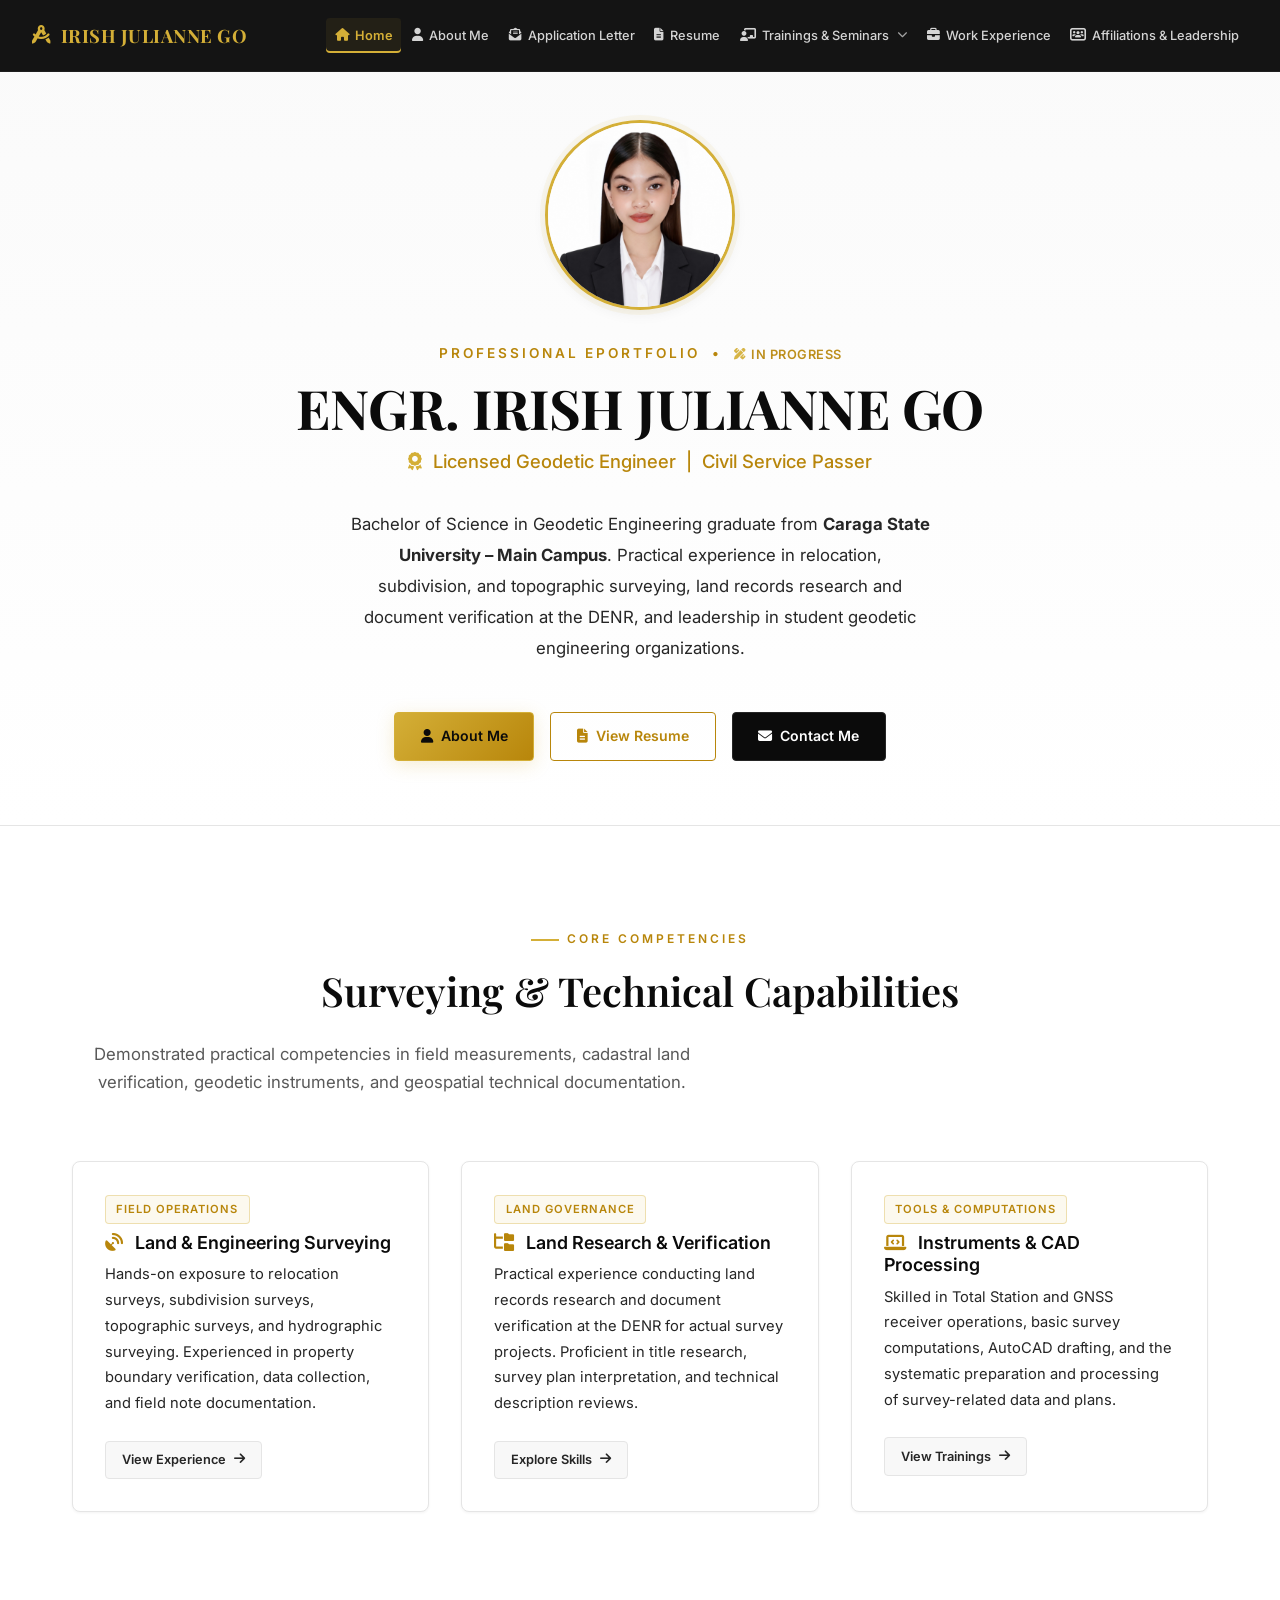
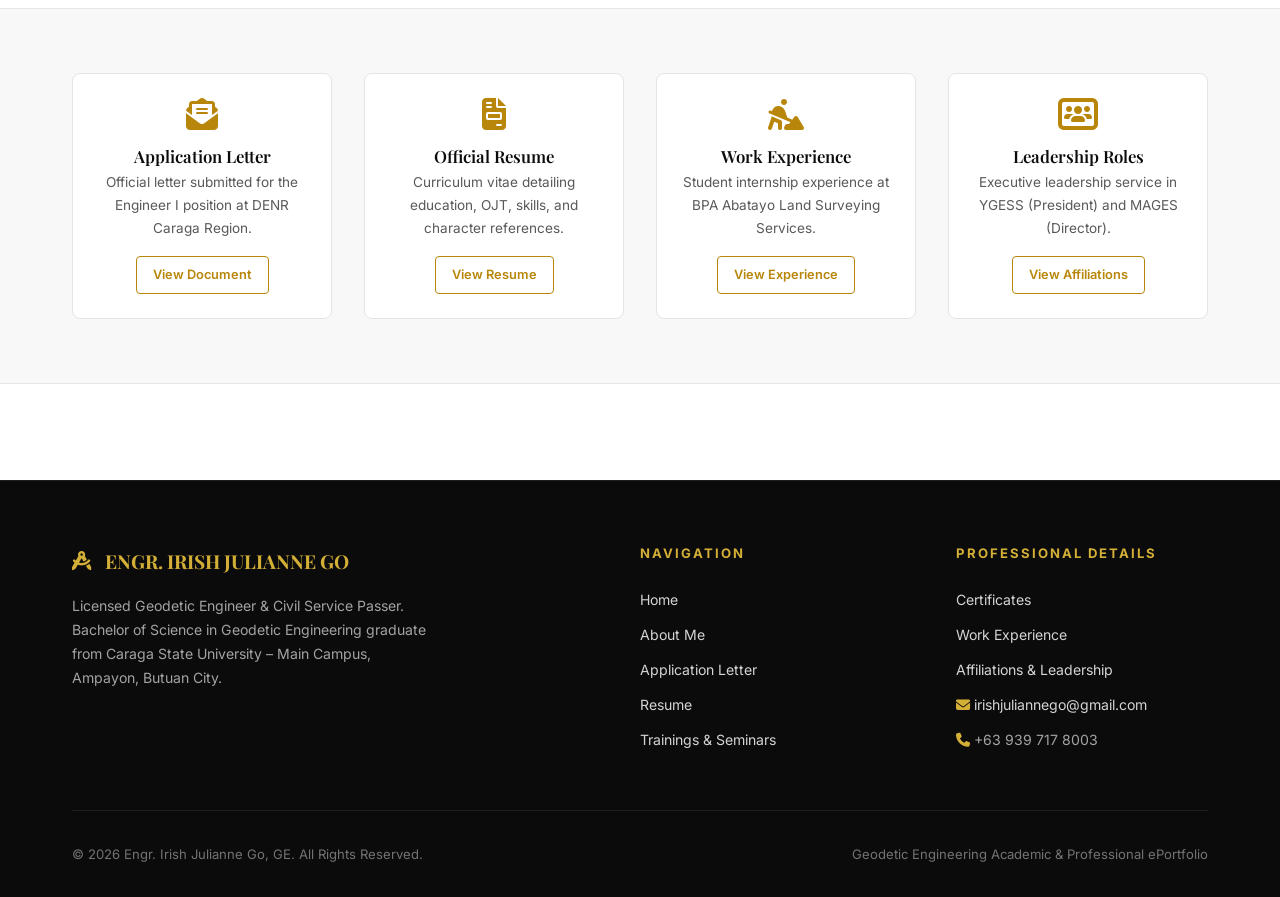
<file: index.html>
<!DOCTYPE html>
<html lang="en">
<head>
  <meta charset="UTF-8">
  <meta name="viewport" content="width=device-width, initial-scale=1.0">
  <title>Engr. Irish Julianne Go, GE | Professional ePortfolio</title>
  <meta name="description" content="Professional ePortfolio of Engr. Irish Julianne Go, Licensed Geodetic Engineer and Civil Service Passer, featuring surveying experience, geomatics competencies, and leadership.">
  
  <!-- Google Fonts -->
  <link rel="preconnect" href="https://fonts.googleapis.com">
  <link rel="preconnect" href="https://fonts.gstatic.com" crossorigin>
  <link href="https://fonts.googleapis.com/css2?family=Inter:wght@300;400;500;600;700&family=Playfair+Display:wght@500;600;700&family=Source+Serif+4:wght@400;600&display=swap" rel="stylesheet">
  
  <!-- Font Awesome Icons -->
  <link rel="stylesheet" href="https://cdnjs.cloudflare.com/ajax/libs/font-awesome/6.5.1/css/all.min.css">
  
  <!-- Main Stylesheet -->
  <link rel="stylesheet" href="css/style.css">
</head>
<body>

  <!-- ==================== BLACK & GOLD NAVIGATION BAR ==================== -->
  <header class="navbar">
    <div class="container">
      <a href="index.html" class="nav-brand">
        <i class="fa-solid fa-compass-drafting"></i>
        <span>IRISH JULIANNE GO</span>
      </a>

      <button class="nav-toggle" aria-label="Toggle navigation menu">
        <span></span>
        <span></span>
        <span></span>
      </button>

      <nav>
        <ul class="nav-links">
          <li><a href="index.html" class="active"><i class="fa-solid fa-house"></i> Home</a></li>
          <li><a href="about.html"><i class="fa-solid fa-user"></i> About Me</a></li>
          <li><a href="application-letter.html"><i class="fa-solid fa-envelope-open-text"></i> Application Letter</a></li>
          <li><a href="resume.html"><i class="fa-solid fa-file-lines"></i> Resume</a></li>
          <li class="nav-dropdown">
            <a href="trainings.html" class="nav-dropdown-toggle">
              <i class="fa-solid fa-chalkboard-user"></i> Trainings &amp; Seminars <i class="fa-solid fa-chevron-down nav-caret"></i>
            </a>
            <ul class="dropdown-menu">
              <li><a href="certificates.html"><i class="fa-solid fa-award"></i> Certificates</a></li>
            </ul>
          </li>
          <li><a href="experience.html"><i class="fa-solid fa-briefcase"></i> Work Experience</a></li>
          <li><a href="affiliations.html"><i class="fa-solid fa-users-rectangle"></i> Affiliations & Leadership</a></li>
        </ul>
      </nav>
    </div>
  </header>

  <!-- ==================== HERO SECTION ==================== -->
  <section class="hero">
    <div class="hero-content reveal">
      
      <!-- Official Corporate Photo with Subtle Gold Border -->
      <div class="profile-photo-wrapper">
        <img src="images/profile.jpg" alt="Engr. Irish Julianne Go, GE - Professional Portrait" class="profile-photo" id="profileImage">
      </div>

      <div class="hero-greeting">Professional ePortfolio &nbsp;&bull;&nbsp; <span style="display: inline-flex; align-items: center; gap: 5px; font-size: 0.8rem; letter-spacing: 0.5px; opacity: 0.92;"><i class="fa-solid fa-pen-ruler" style="font-size: 0.72rem; color: var(--color-gold);"></i> In Progress</span></div>
      
      <h1 class="hero-name">ENGR. IRISH JULIANNE GO</h1>
      
      <div class="hero-title">
        <i class="fa-solid fa-award" style="color: var(--color-gold); margin-right: 6px;"></i>
        Licensed Geodetic Engineer &nbsp;|&nbsp; Civil Service Passer
      </div>

      <p class="hero-intro">
        Bachelor of Science in Geodetic Engineering graduate from <strong>Caraga State University – Main Campus</strong>. Practical experience in relocation, subdivision, and topographic surveying, land records research and document verification at the DENR, and leadership in student geodetic engineering organizations.
      </p>

      <!-- Action Buttons -->
      <div class="hero-buttons">
        <a href="about.html" class="btn btn-primary">
          <i class="fa-solid fa-user"></i> About Me
        </a>
        <a href="resume.html" class="btn btn-outline">
          <i class="fa-solid fa-file-lines"></i> View Resume
        </a>
        <a href="mailto:irishjuliannego@gmail.com" class="btn btn-dark">
          <i class="fa-solid fa-envelope"></i> Contact Me
        </a>
      </div>
    </div>
  </section>

  <!-- ==================== CORE GEOSPATIAL COMPETENCIES ==================== -->
  <section style="padding: var(--space-4xl) 0; background: var(--surface-primary);">
    <div class="container">
      <div style="text-align: center; margin-bottom: var(--space-3xl);" class="reveal">
        <div class="section-label">Core Competencies</div>
        <h2 class="section-title">Surveying & Technical Capabilities</h2>
        <p class="section-subtitle">
          Demonstrated practical competencies in field measurements, cadastral land verification, geodetic instruments, and geospatial technical documentation.
        </p>
      </div>

      <div class="grid-3 reveal">
        <!-- Card 1 -->
        <div class="card">
          <div class="card-tag">Field Operations</div>
          <h3 class="card-title">
            <i class="fa-solid fa-satellite-dish" style="color: var(--color-gold-deep); margin-right: 8px;"></i>
            Land & Engineering Surveying
          </h3>
          <p class="card-text">
            Hands-on exposure to relocation surveys, subdivision surveys, topographic surveys, and hydrographic surveying. Experienced in property boundary verification, data collection, and field note documentation.
          </p>
          <a href="experience.html" class="btn btn-ghost btn-sm">View Experience <i class="fa-solid fa-arrow-right"></i></a>
        </div>

        <!-- Card 2 -->
        <div class="card">
          <div class="card-tag">Land Governance</div>
          <h3 class="card-title">
            <i class="fa-solid fa-folder-tree" style="color: var(--color-gold-deep); margin-right: 8px;"></i>
            Land Research & Verification
          </h3>
          <p class="card-text">
            Practical experience conducting land records research and document verification at the DENR for actual survey projects. Proficient in title research, survey plan interpretation, and technical description reviews.
          </p>
          <a href="about.html#technicalSkills" class="btn btn-ghost btn-sm">Explore Skills <i class="fa-solid fa-arrow-right"></i></a>
        </div>

        <!-- Card 3 -->
        <div class="card">
          <div class="card-tag">Tools & Computations</div>
          <h3 class="card-title">
            <i class="fa-solid fa-laptop-code" style="color: var(--color-gold-deep); margin-right: 8px;"></i>
            Instruments & CAD Processing
          </h3>
          <p class="card-text">
            Skilled in Total Station and GNSS receiver operations, basic survey computations, AutoCAD drafting, and the systematic preparation and processing of survey-related data and plans.
          </p>
          <a href="trainings.html" class="btn btn-ghost btn-sm">View Trainings <i class="fa-solid fa-arrow-right"></i></a>
        </div>
      </div>
    </div>
  </section>

  <!-- ==================== QUICK ACCESS SECTION ==================== -->
  <section style="padding: var(--space-3xl) 0; background: var(--surface-secondary); border-top: 1px solid var(--border-color); border-bottom: 1px solid var(--border-color);">
    <div class="container">
      <div class="grid-4 reveal">
        
        <div style="text-align: center; padding: var(--space-lg); background: #FFFFFF; border: 1px solid var(--border-color); border-radius: var(--radius-md);">
          <i class="fa-solid fa-envelope-open-text" style="font-size: 2rem; color: var(--color-gold-deep); margin-bottom: var(--space-md);"></i>
          <h4 style="font-size: 1.05rem; margin-bottom: var(--space-xs); color: var(--color-heading-dark);">Application Letter</h4>
          <p style="font-size: 0.85rem; color: var(--color-text-muted); margin-bottom: var(--space-md);">Official letter submitted for the Engineer I position at DENR Caraga Region.</p>
          <a href="application-letter.html" class="btn btn-outline btn-sm">View Document</a>
        </div>

        <div style="text-align: center; padding: var(--space-lg); background: #FFFFFF; border: 1px solid var(--border-color); border-radius: var(--radius-md);">
          <i class="fa-solid fa-file-invoice" style="font-size: 2rem; color: var(--color-gold-deep); margin-bottom: var(--space-md);"></i>
          <h4 style="font-size: 1.05rem; margin-bottom: var(--space-xs); color: var(--color-heading-dark);">Official Resume</h4>
          <p style="font-size: 0.85rem; color: var(--color-text-muted); margin-bottom: var(--space-md);">Curriculum vitae detailing education, OJT, skills, and character references.</p>
          <a href="resume.html" class="btn btn-outline btn-sm">View Resume</a>
        </div>

        <div style="text-align: center; padding: var(--space-lg); background: #FFFFFF; border: 1px solid var(--border-color); border-radius: var(--radius-md);">
          <i class="fa-solid fa-person-digging" style="font-size: 2rem; color: var(--color-gold-deep); margin-bottom: var(--space-md);"></i>
          <h4 style="font-size: 1.05rem; margin-bottom: var(--space-xs); color: var(--color-heading-dark);">Work Experience</h4>
          <p style="font-size: 0.85rem; color: var(--color-text-muted); margin-bottom: var(--space-md);">Student internship experience at BPA Abatayo Land Surveying Services.</p>
          <a href="experience.html" class="btn btn-outline btn-sm">View Experience</a>
        </div>

        <div style="text-align: center; padding: var(--space-lg); background: #FFFFFF; border: 1px solid var(--border-color); border-radius: var(--radius-md);">
          <i class="fa-solid fa-users-rectangle" style="font-size: 2rem; color: var(--color-gold-deep); margin-bottom: var(--space-md);"></i>
          <h4 style="font-size: 1.05rem; margin-bottom: var(--space-xs); color: var(--color-heading-dark);">Leadership Roles</h4>
          <p style="font-size: 0.85rem; color: var(--color-text-muted); margin-bottom: var(--space-md);">Executive leadership service in YGESS (President) and MAGES (Director).</p>
          <a href="affiliations.html" class="btn btn-outline btn-sm">View Affiliations</a>
        </div>

      </div>
    </div>
  </section>

  <!-- ==================== BLACK & GOLD FOOTER ==================== -->
  <footer class="footer">
    <div class="container">
      <div class="footer-grid">
        <div>
          <div class="footer-brand">
            <i class="fa-solid fa-compass-drafting" style="color: var(--color-gold); margin-right: 6px;"></i>
            <span>ENGR. IRISH JULIANNE GO</span>
          </div>
          <p class="footer-text">
            Licensed Geodetic Engineer & Civil Service Passer. Bachelor of Science in Geodetic Engineering graduate from Caraga State University – Main Campus, Ampayon, Butuan City.
          </p>
        </div>

        <div>
          <h4 class="footer-heading">Navigation</h4>
          <ul class="footer-links">
            <li><a href="index.html">Home</a></li>
            <li><a href="about.html">About Me</a></li>
            <li><a href="application-letter.html">Application Letter</a></li>
            <li><a href="resume.html">Resume</a></li>
            <li><a href="trainings.html">Trainings & Seminars</a></li>
          </ul>
        </div>

        <div>
          <h4 class="footer-heading">Professional Details</h4>
          <ul class="footer-links">
            <li><a href="certificates.html">Certificates</a></li>
            <li><a href="experience.html">Work Experience</a></li>
            <li><a href="affiliations.html">Affiliations & Leadership</a></li>
            <li><a href="mailto:irishjuliannego@gmail.com"><i class="fa-solid fa-envelope" style="color: var(--color-gold);"></i> irishjuliannego@gmail.com</a></li>
            <li><span style="font-size: 0.88rem; color: #A3A3A3;"><i class="fa-solid fa-phone" style="color: var(--color-gold);"></i> +63 939 717 8003</span></li>
          </ul>
        </div>
      </div>

      <div class="footer-bottom">
        <div>&copy; <span id="currentYear"></span> Engr. Irish Julianne Go, GE. All Rights Reserved.</div>
        <div>Geodetic Engineering Academic & Professional ePortfolio</div>
      </div>
    </div>
  </footer>

  <!-- Back to Top Button -->
  <button class="back-to-top" aria-label="Scroll back to top">
    <i class="fa-solid fa-arrow-up"></i>
  </button>

  <script src="js/main.js"></script>
</body>
</html>
</file>
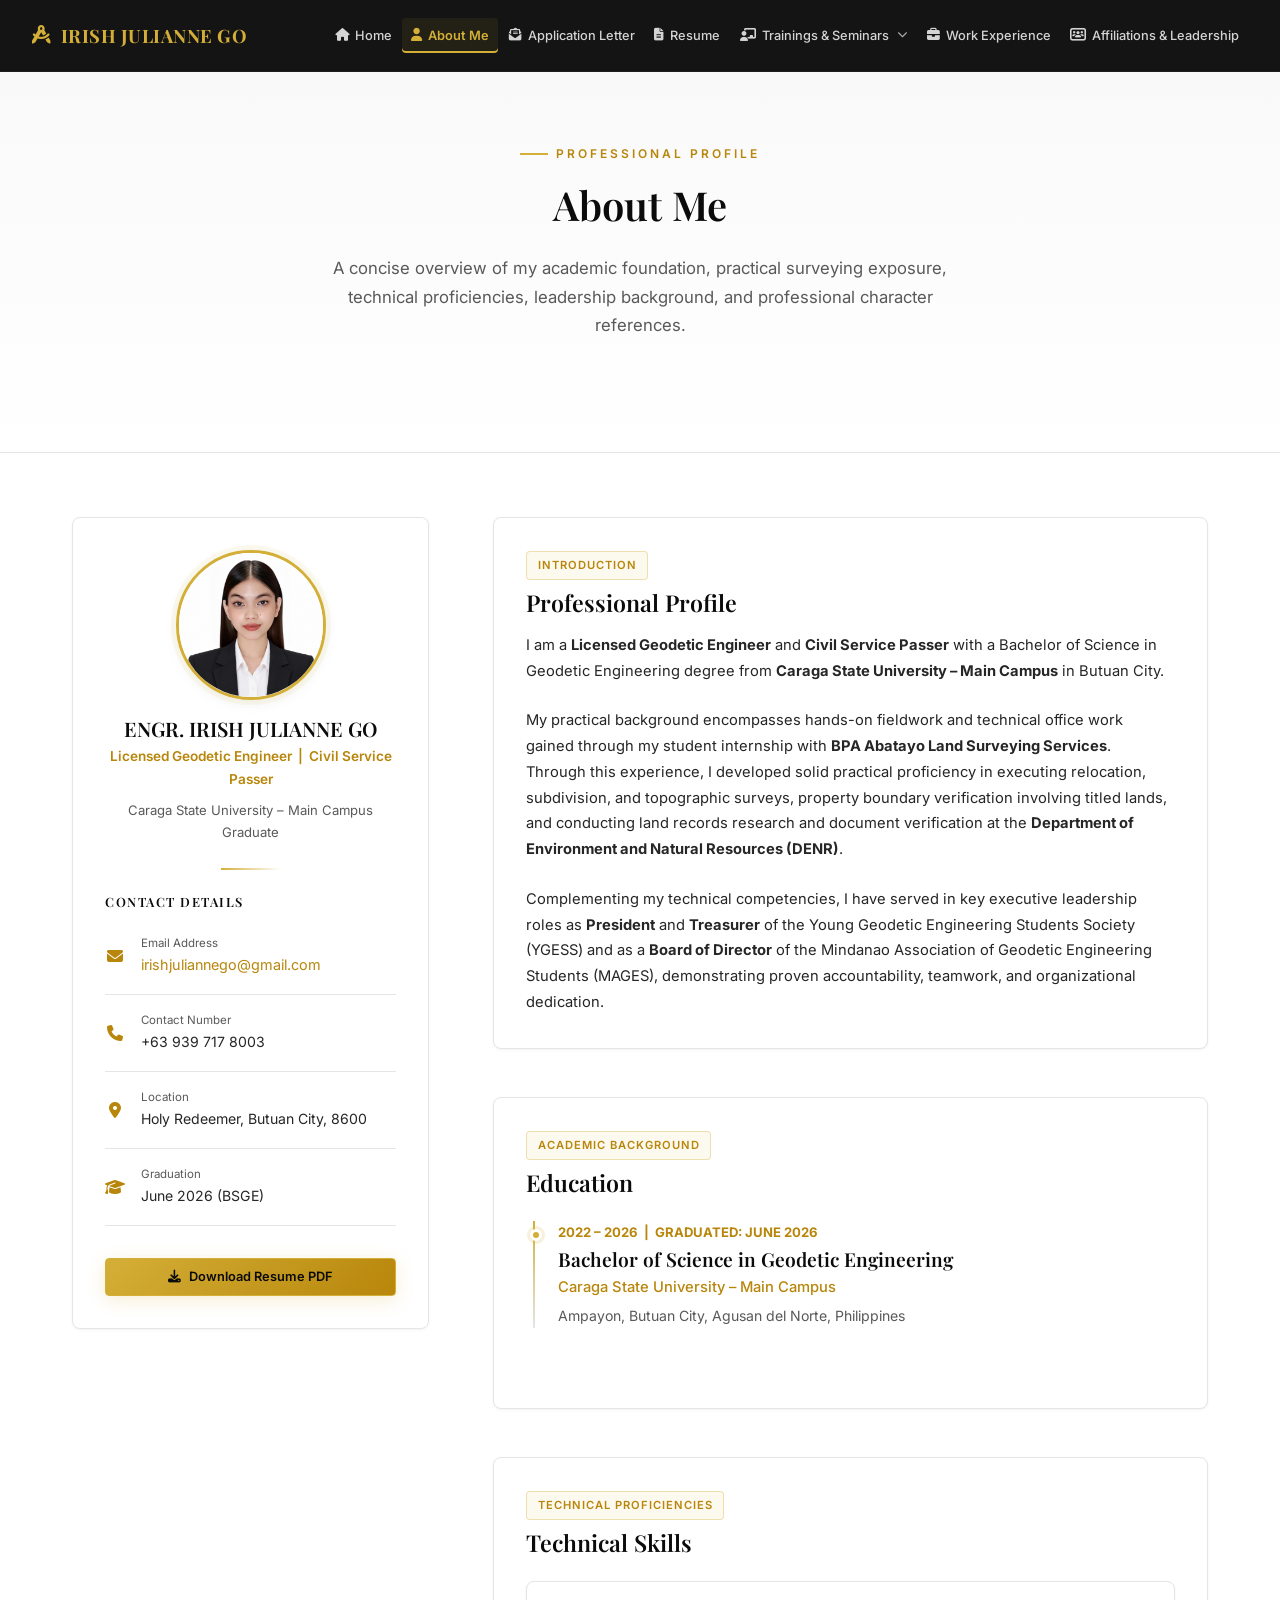
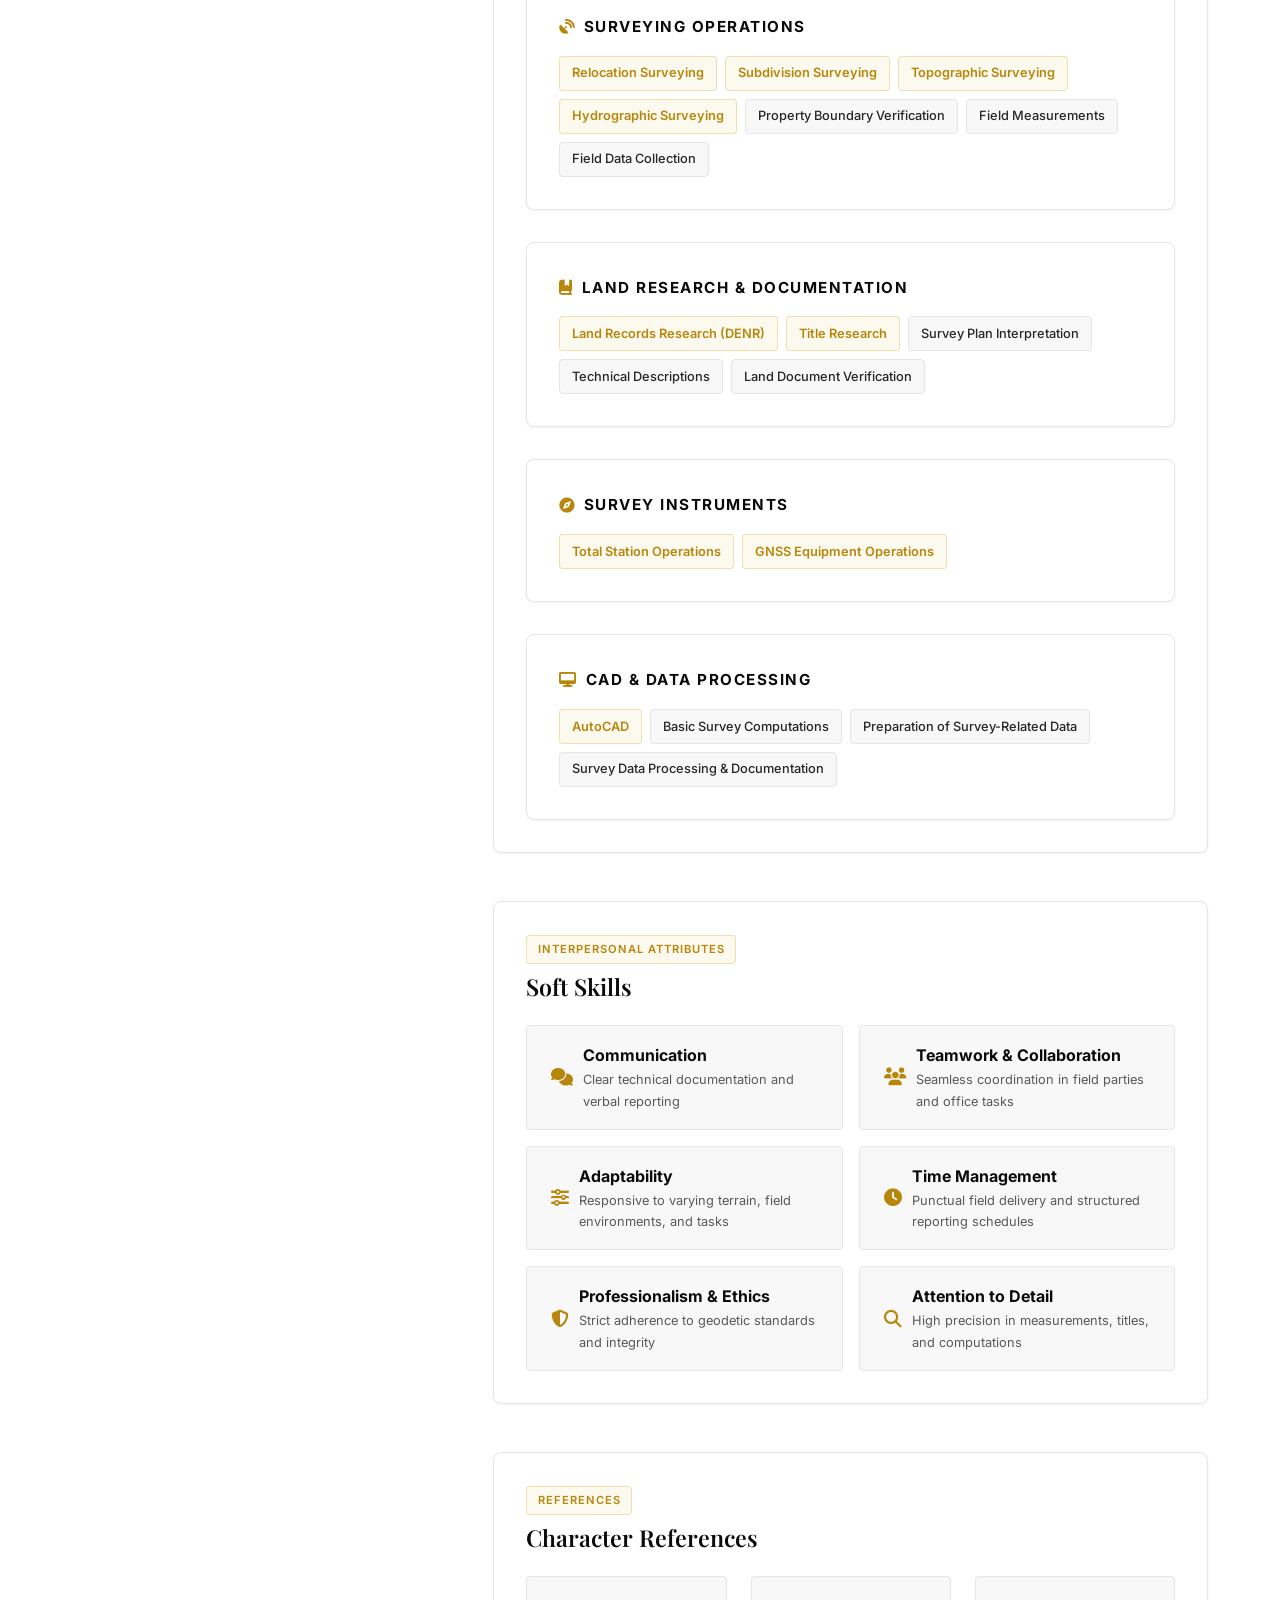
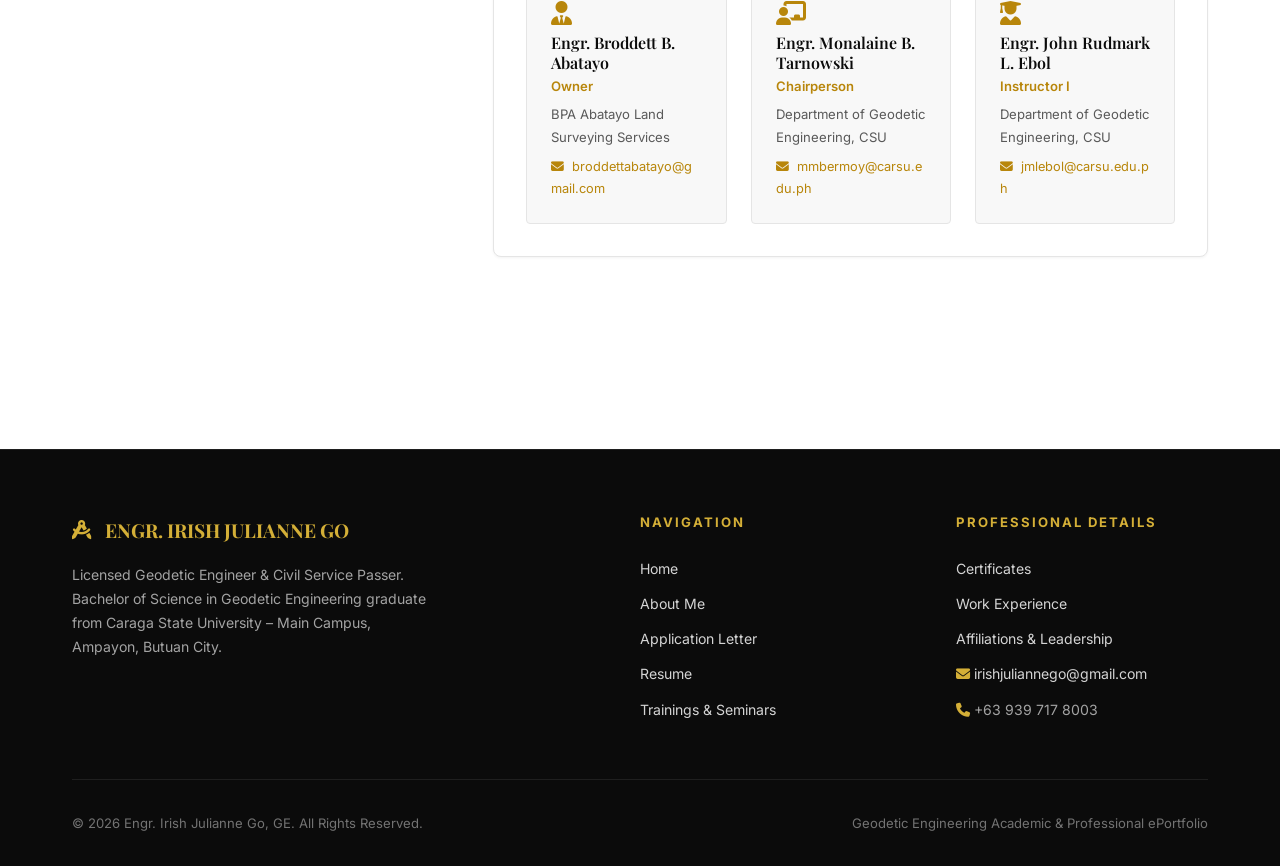
<file: about.html>
<!DOCTYPE html>
<html lang="en">
<head>
  <meta charset="UTF-8">
  <meta name="viewport" content="width=device-width, initial-scale=1.0">
  <title>About Me | Engr. Irish Julianne Go, GE</title>
  <meta name="description" content="Professional background, education, technical surveying proficiencies, and character references of Engr. Irish Julianne Go, Licensed Geodetic Engineer.">
  
  <!-- Google Fonts -->
  <link rel="preconnect" href="https://fonts.googleapis.com">
  <link rel="preconnect" href="https://fonts.gstatic.com" crossorigin>
  <link href="https://fonts.googleapis.com/css2?family=Inter:wght@300;400;500;600;700&family=Playfair+Display:wght@500;600;700&family=Source+Serif+4:wght@400;600&display=swap" rel="stylesheet">
  
  <!-- Font Awesome Icons -->
  <link rel="stylesheet" href="https://cdnjs.cloudflare.com/ajax/libs/font-awesome/6.5.1/css/all.min.css">
  
  <!-- Main Stylesheet -->
  <link rel="stylesheet" href="css/style.css">
</head>
<body>

  <!-- ==================== BLACK & GOLD NAVIGATION BAR ==================== -->
  <header class="navbar">
    <div class="container">
      <a href="index.html" class="nav-brand">
        <i class="fa-solid fa-compass-drafting"></i>
        <span>IRISH JULIANNE GO</span>
      </a>

      <button class="nav-toggle" aria-label="Toggle navigation menu">
        <span></span>
        <span></span>
        <span></span>
      </button>

      <nav>
        <ul class="nav-links">
          <li><a href="index.html"><i class="fa-solid fa-house"></i> Home</a></li>
          <li><a href="about.html" class="active"><i class="fa-solid fa-user"></i> About Me</a></li>
          <li><a href="application-letter.html"><i class="fa-solid fa-envelope-open-text"></i> Application Letter</a></li>
          <li><a href="resume.html"><i class="fa-solid fa-file-lines"></i> Resume</a></li>
          <li class="nav-dropdown">
            <a href="trainings.html" class="nav-dropdown-toggle">
              <i class="fa-solid fa-chalkboard-user"></i> Trainings &amp; Seminars <i class="fa-solid fa-chevron-down nav-caret"></i>
            </a>
            <ul class="dropdown-menu">
              <li><a href="certificates.html"><i class="fa-solid fa-award"></i> Certificates</a></li>
            </ul>
          </li>
          <li><a href="experience.html"><i class="fa-solid fa-briefcase"></i> Work Experience</a></li>
          <li><a href="affiliations.html"><i class="fa-solid fa-users-rectangle"></i> Affiliations & Leadership</a></li>
        </ul>
      </nav>
    </div>
  </header>

  <!-- ==================== PAGE HERO ==================== -->
  <section class="page-hero">
    <div class="container reveal">
      <div class="section-label">Professional Profile</div>
      <h1 class="section-title">About Me</h1>
      <p class="section-subtitle">
        A concise overview of my academic foundation, practical surveying exposure, technical proficiencies, leadership background, and professional character references.
      </p>
    </div>
  </section>

  <!-- ==================== MAIN ABOUT SECTION ==================== -->
  <section style="padding-bottom: var(--space-4xl);">
    <div class="container">
      <div class="about-grid">

        <!-- Left Column / Profile Sidebar -->
        <aside class="about-sidebar reveal">
          <div class="card">
            <div class="profile-photo-wrapper" style="width: 150px; height: 150px; margin-bottom: var(--space-md);">
              <img src="images/profile.jpg" alt="Engr. Irish Julianne Go, GE" class="profile-photo">
            </div>

            <h3 style="font-size: 1.25rem; color: var(--color-heading-dark); margin-bottom: var(--space-xs);">
              ENGR. IRISH JULIANNE GO
            </h3>
            <p style="font-size: 0.85rem; color: var(--color-gold-deep); font-weight: 600; margin-bottom: var(--space-sm);">
              Licensed Geodetic Engineer &nbsp;|&nbsp; Civil Service Passer
            </p>
            <p style="font-size: 0.82rem; color: var(--color-text-muted); margin-bottom: var(--space-lg);">
              Caraga State University – Main Campus Graduate
            </p>

            <div class="divider" style="margin: 0 auto var(--space-lg);"></div>

            <h4 style="font-size: 0.8rem; letter-spacing: 1.5px; text-transform: uppercase; color: var(--color-heading-dark); margin-bottom: var(--space-sm); text-align: left;">Contact Details</h4>
            
            <ul class="info-list" style="text-align: left;">
              <li>
                <i class="fa-solid fa-envelope"></i>
                <div>
                  <div style="font-size: 0.72rem; color: var(--color-text-muted);">Email Address</div>
                  <a href="mailto:irishjuliannego@gmail.com" style="word-break: break-all;">irishjuliannego@gmail.com</a>
                </div>
              </li>
              <li>
                <i class="fa-solid fa-phone"></i>
                <div>
                  <div style="font-size: 0.72rem; color: var(--color-text-muted);">Contact Number</div>
                  <span style="font-size: 0.88rem; color: var(--color-text);">+63 939 717 8003</span>
                </div>
              </li>
              <li>
                <i class="fa-solid fa-location-dot"></i>
                <div>
                  <div style="font-size: 0.72rem; color: var(--color-text-muted);">Location</div>
                  <span style="font-size: 0.88rem; color: var(--color-text);">Holy Redeemer, Butuan City, 8600</span>
                </div>
              </li>
              <li>
                <i class="fa-solid fa-graduation-cap"></i>
                <div>
                  <div style="font-size: 0.72rem; color: var(--color-text-muted);">Graduation</div>
                  <span style="font-size: 0.88rem; color: var(--color-text);">June 2026 (BSGE)</span>
                </div>
              </li>
            </ul>

            <div style="margin-top: var(--space-xl);">
              <a href="docs/Resume_Irish_Julianne_Go.pdf" download="Resume_Irish_Julianne_Go.pdf" class="btn btn-primary btn-sm" style="width: 100%; justify-content: center;">
                <i class="fa-solid fa-download"></i> Download Resume PDF
              </a>
            </div>
          </div>
        </aside>

        <!-- Right Column / Detailed Content -->
        <main class="about-content">

          <!-- 1. Professional Introduction -->
          <div class="card reveal" style="margin-bottom: var(--space-2xl);">
            <div class="card-tag">Introduction</div>
            <h2 style="font-size: 1.45rem; color: var(--color-heading-dark); margin-bottom: var(--space-md);">Professional Profile</h2>
            <p class="card-text">
              I am a <strong>Licensed Geodetic Engineer</strong> and <strong>Civil Service Passer</strong> with a Bachelor of Science in Geodetic Engineering degree from <strong>Caraga State University – Main Campus</strong> in Butuan City.
            </p>
            <p class="card-text">
              My practical background encompasses hands-on fieldwork and technical office work gained through my student internship with <strong>BPA Abatayo Land Surveying Services</strong>. Through this experience, I developed solid practical proficiency in executing relocation, subdivision, and topographic surveys, property boundary verification involving titled lands, and conducting land records research and document verification at the <strong>Department of Environment and Natural Resources (DENR)</strong>.
            </p>
            <p class="card-text" style="margin-bottom: 0;">
              Complementing my technical competencies, I have served in key executive leadership roles as <strong>President</strong> and <strong>Treasurer</strong> of the Young Geodetic Engineering Students Society (YGESS) and as a <strong>Board of Director</strong> of the Mindanao Association of Geodetic Engineering Students (MAGES), demonstrating proven accountability, teamwork, and organizational dedication.
            </p>
          </div>

          <!-- 2. Educational Background -->
          <div class="card reveal" style="margin-bottom: var(--space-2xl);">
            <div class="card-tag">Academic Background</div>
            <h2 style="font-size: 1.45rem; color: var(--color-heading-dark); margin-bottom: var(--space-lg);">Education</h2>
            
            <div class="timeline">
              <div class="timeline-item">
                <div style="font-size: 0.82rem; color: var(--color-gold-deep); font-weight: 700;">2022 – 2026 &nbsp;|&nbsp; GRADUATED: JUNE 2026</div>
                <h3 style="font-size: 1.2rem; color: var(--color-heading-dark); margin: var(--space-xs) 0;">
                  Bachelor of Science in Geodetic Engineering
                </h3>
                <p style="color: var(--color-gold-deep); font-size: 0.92rem; font-weight: 500; margin-bottom: var(--space-xs);">
                  Caraga State University – Main Campus
                </p>
                <p style="font-size: 0.88rem; color: var(--color-text-muted);">
                  Ampayon, Butuan City, Agusan del Norte, Philippines
                </p>
              </div>
            </div>
          </div>

          <!-- 3. Technical Skills (Exact 4 Categories from Provided Materials) -->
          <div class="card reveal" style="margin-bottom: var(--space-2xl);" id="technicalSkills">
            <div class="card-tag">Technical Proficiencies</div>
            <h2 style="font-size: 1.45rem; color: var(--color-heading-dark); margin-bottom: var(--space-lg);">Technical Skills</h2>

            <!-- Category 1: Surveying -->
            <div class="skill-category-box">
              <div class="skill-category-title">
                <i class="fa-solid fa-satellite-dish"></i> Surveying Operations
              </div>
              <div class="skills-grid" style="margin-top: 0;">
                <span class="tag tag-gold">Relocation Surveying</span>
                <span class="tag tag-gold">Subdivision Surveying</span>
                <span class="tag tag-gold">Topographic Surveying</span>
                <span class="tag tag-gold">Hydrographic Surveying</span>
                <span class="tag">Property Boundary Verification</span>
                <span class="tag">Field Measurements</span>
                <span class="tag">Field Data Collection</span>
              </div>
            </div>

            <!-- Category 2: Land Research & Documentation -->
            <div class="skill-category-box">
              <div class="skill-category-title">
                <i class="fa-solid fa-book-bookmark"></i> Land Research & Documentation
              </div>
              <div class="skills-grid" style="margin-top: 0;">
                <span class="tag tag-gold">Land Records Research (DENR)</span>
                <span class="tag tag-gold">Title Research</span>
                <span class="tag">Survey Plan Interpretation</span>
                <span class="tag">Technical Descriptions</span>
                <span class="tag">Land Document Verification</span>
              </div>
            </div>

            <!-- Category 3: Survey Instruments -->
            <div class="skill-category-box">
              <div class="skill-category-title">
                <i class="fa-solid fa-compass"></i> Survey Instruments
              </div>
              <div class="skills-grid" style="margin-top: 0;">
                <span class="tag tag-gold">Total Station Operations</span>
                <span class="tag tag-gold">GNSS Equipment Operations</span>
              </div>
            </div>

            <!-- Category 4: CAD & Data Processing -->
            <div class="skill-category-box" style="margin-bottom: 0;">
              <div class="skill-category-title">
                <i class="fa-solid fa-desktop"></i> CAD & Data Processing
              </div>
              <div class="skills-grid" style="margin-top: 0;">
                <span class="tag tag-gold">AutoCAD</span>
                <span class="tag">Basic Survey Computations</span>
                <span class="tag">Preparation of Survey-Related Data</span>
                <span class="tag">Survey Data Processing & Documentation</span>
              </div>
            </div>
          </div>

          <!-- 4. Soft Skills (Minimal, Clean, No percentage bars) -->
          <div class="card reveal" style="margin-bottom: var(--space-2xl);">
            <div class="card-tag">Interpersonal Attributes</div>
            <h2 style="font-size: 1.45rem; color: var(--color-heading-dark); margin-bottom: var(--space-lg);">Soft Skills</h2>
            
            <div class="grid-2" style="gap: var(--space-md);">
              <div style="background: var(--surface-secondary); padding: var(--space-md) var(--space-lg); border-radius: var(--radius-sm); border: 1px solid var(--border-color); display: flex; align-items: center; gap: 10px;">
                <i class="fa-solid fa-comments" style="color: var(--color-gold-deep); font-size: 1.1rem;"></i>
                <div>
                  <strong style="color: var(--color-black);">Communication</strong>
                  <div style="font-size: 0.8rem; color: var(--color-text-muted);">Clear technical documentation and verbal reporting</div>
                </div>
              </div>

              <div style="background: var(--surface-secondary); padding: var(--space-md) var(--space-lg); border-radius: var(--radius-sm); border: 1px solid var(--border-color); display: flex; align-items: center; gap: 10px;">
                <i class="fa-solid fa-users" style="color: var(--color-gold-deep); font-size: 1.1rem;"></i>
                <div>
                  <strong style="color: var(--color-black);">Teamwork & Collaboration</strong>
                  <div style="font-size: 0.8rem; color: var(--color-text-muted);">Seamless coordination in field parties and office tasks</div>
                </div>
              </div>

              <div style="background: var(--surface-secondary); padding: var(--space-md) var(--space-lg); border-radius: var(--radius-sm); border: 1px solid var(--border-color); display: flex; align-items: center; gap: 10px;">
                <i class="fa-solid fa-sliders" style="color: var(--color-gold-deep); font-size: 1.1rem;"></i>
                <div>
                  <strong style="color: var(--color-black);">Adaptability</strong>
                  <div style="font-size: 0.8rem; color: var(--color-text-muted);">Responsive to varying terrain, field environments, and tasks</div>
                </div>
              </div>

              <div style="background: var(--surface-secondary); padding: var(--space-md) var(--space-lg); border-radius: var(--radius-sm); border: 1px solid var(--border-color); display: flex; align-items: center; gap: 10px;">
                <i class="fa-solid fa-clock" style="color: var(--color-gold-deep); font-size: 1.1rem;"></i>
                <div>
                  <strong style="color: var(--color-black);">Time Management</strong>
                  <div style="font-size: 0.8rem; color: var(--color-text-muted);">Punctual field delivery and structured reporting schedules</div>
                </div>
              </div>

              <div style="background: var(--surface-secondary); padding: var(--space-md) var(--space-lg); border-radius: var(--radius-sm); border: 1px solid var(--border-color); display: flex; align-items: center; gap: 10px;">
                <i class="fa-solid fa-shield-halved" style="color: var(--color-gold-deep); font-size: 1.1rem;"></i>
                <div>
                  <strong style="color: var(--color-black);">Professionalism & Ethics</strong>
                  <div style="font-size: 0.8rem; color: var(--color-text-muted);">Strict adherence to geodetic standards and integrity</div>
                </div>
              </div>

              <div style="background: var(--surface-secondary); padding: var(--space-md) var(--space-lg); border-radius: var(--radius-sm); border: 1px solid var(--border-color); display: flex; align-items: center; gap: 10px;">
                <i class="fa-solid fa-magnifying-glass" style="color: var(--color-gold-deep); font-size: 1.1rem;"></i>
                <div>
                  <strong style="color: var(--color-black);">Attention to Detail</strong>
                  <div style="font-size: 0.8rem; color: var(--color-text-muted);">High precision in measurements, titles, and computations</div>
                </div>
              </div>
            </div>
          </div>

          <!-- 5. Character References (Exact 3 from Resume) -->
          <div class="card reveal">
            <div class="card-tag">References</div>
            <h2 style="font-size: 1.45rem; color: var(--color-heading-dark); margin-bottom: var(--space-lg);">Character References</h2>
            
            <div class="grid-3" style="gap: var(--space-lg);">
              <!-- Reference 1 -->
              <div style="background: var(--surface-secondary); padding: var(--space-lg); border-radius: var(--radius-sm); border: 1px solid var(--border-color);">
                <i class="fa-solid fa-user-tie" style="font-size: 1.5rem; color: var(--color-gold-deep); margin-bottom: var(--space-sm);"></i>
                <h4 style="font-size: 1rem; color: var(--color-heading-dark); margin-bottom: 2px;">Engr. Broddett B. Abatayo</h4>
                <div style="font-size: 0.82rem; color: var(--color-gold-deep); font-weight: 600; margin-bottom: 6px;">Owner</div>
                <div style="font-size: 0.82rem; color: var(--color-text-muted); margin-bottom: 8px;">BPA Abatayo Land Surveying Services</div>
                <div style="font-size: 0.8rem; color: var(--color-text);">
                  <i class="fa-solid fa-envelope" style="color: var(--color-gold-deep); margin-right: 4px;"></i>
                  <a href="mailto:broddettabatayo@gmail.com" style="word-break: break-all;">broddettabatayo@gmail.com</a>
                </div>
              </div>

              <!-- Reference 2 -->
              <div style="background: var(--surface-secondary); padding: var(--space-lg); border-radius: var(--radius-sm); border: 1px solid var(--border-color);">
                <i class="fa-solid fa-chalkboard-user" style="font-size: 1.5rem; color: var(--color-gold-deep); margin-bottom: var(--space-sm);"></i>
                <h4 style="font-size: 1rem; color: var(--color-heading-dark); margin-bottom: 2px;">Engr. Monalaine B. Tarnowski</h4>
                <div style="font-size: 0.82rem; color: var(--color-gold-deep); font-weight: 600; margin-bottom: 6px;">Chairperson</div>
                <div style="font-size: 0.82rem; color: var(--color-text-muted); margin-bottom: 8px;">Department of Geodetic Engineering, CSU</div>
                <div style="font-size: 0.8rem; color: var(--color-text);">
                  <i class="fa-solid fa-envelope" style="color: var(--color-gold-deep); margin-right: 4px;"></i>
                  <a href="mailto:mmbermoy@carsu.edu.ph" style="word-break: break-all;">mmbermoy@carsu.edu.ph</a>
                </div>
              </div>

              <!-- Reference 3 -->
              <div style="background: var(--surface-secondary); padding: var(--space-lg); border-radius: var(--radius-sm); border: 1px solid var(--border-color);">
                <i class="fa-solid fa-user-graduate" style="font-size: 1.5rem; color: var(--color-gold-deep); margin-bottom: var(--space-sm);"></i>
                <h4 style="font-size: 1rem; color: var(--color-heading-dark); margin-bottom: 2px;">Engr. John Rudmark L. Ebol</h4>
                <div style="font-size: 0.82rem; color: var(--color-gold-deep); font-weight: 600; margin-bottom: 6px;">Instructor I</div>
                <div style="font-size: 0.82rem; color: var(--color-text-muted); margin-bottom: 8px;">Department of Geodetic Engineering, CSU</div>
                <div style="font-size: 0.8rem; color: var(--color-text);">
                  <i class="fa-solid fa-envelope" style="color: var(--color-gold-deep); margin-right: 4px;"></i>
                  <a href="mailto:jmlebol@carsu.edu.ph" style="word-break: break-all;">jmlebol@carsu.edu.ph</a>
                </div>
              </div>
            </div>
          </div>

        </main>
      </div>
    </div>
  </section>

  <!-- ==================== BLACK & GOLD FOOTER ==================== -->
  <footer class="footer">
    <div class="container">
      <div class="footer-grid">
        <div>
          <div class="footer-brand">
            <i class="fa-solid fa-compass-drafting" style="color: var(--color-gold); margin-right: 6px;"></i>
            <span>ENGR. IRISH JULIANNE GO</span>
          </div>
          <p class="footer-text">
            Licensed Geodetic Engineer & Civil Service Passer. Bachelor of Science in Geodetic Engineering graduate from Caraga State University – Main Campus, Ampayon, Butuan City.
          </p>
        </div>

        <div>
          <h4 class="footer-heading">Navigation</h4>
          <ul class="footer-links">
            <li><a href="index.html">Home</a></li>
            <li><a href="about.html">About Me</a></li>
            <li><a href="application-letter.html">Application Letter</a></li>
            <li><a href="resume.html">Resume</a></li>
            <li><a href="trainings.html">Trainings & Seminars</a></li>
          </ul>
        </div>

        <div>
          <h4 class="footer-heading">Professional Details</h4>
          <ul class="footer-links">
            <li><a href="certificates.html">Certificates</a></li>
            <li><a href="experience.html">Work Experience</a></li>
            <li><a href="affiliations.html">Affiliations & Leadership</a></li>
            <li><a href="mailto:irishjuliannego@gmail.com"><i class="fa-solid fa-envelope" style="color: var(--color-gold);"></i> irishjuliannego@gmail.com</a></li>
            <li><span style="font-size: 0.88rem; color: #A3A3A3;"><i class="fa-solid fa-phone" style="color: var(--color-gold);"></i> +63 939 717 8003</span></li>
          </ul>
        </div>
      </div>

      <div class="footer-bottom">
        <div>&copy; <span id="currentYear"></span> Engr. Irish Julianne Go, GE. All Rights Reserved.</div>
        <div>Geodetic Engineering Academic & Professional ePortfolio</div>
      </div>
    </div>
  </footer>

  <!-- Back to Top Button -->
  <button class="back-to-top" aria-label="Scroll back to top">
    <i class="fa-solid fa-arrow-up"></i>
  </button>

  <script src="js/main.js"></script>
</body>
</html>
</file>
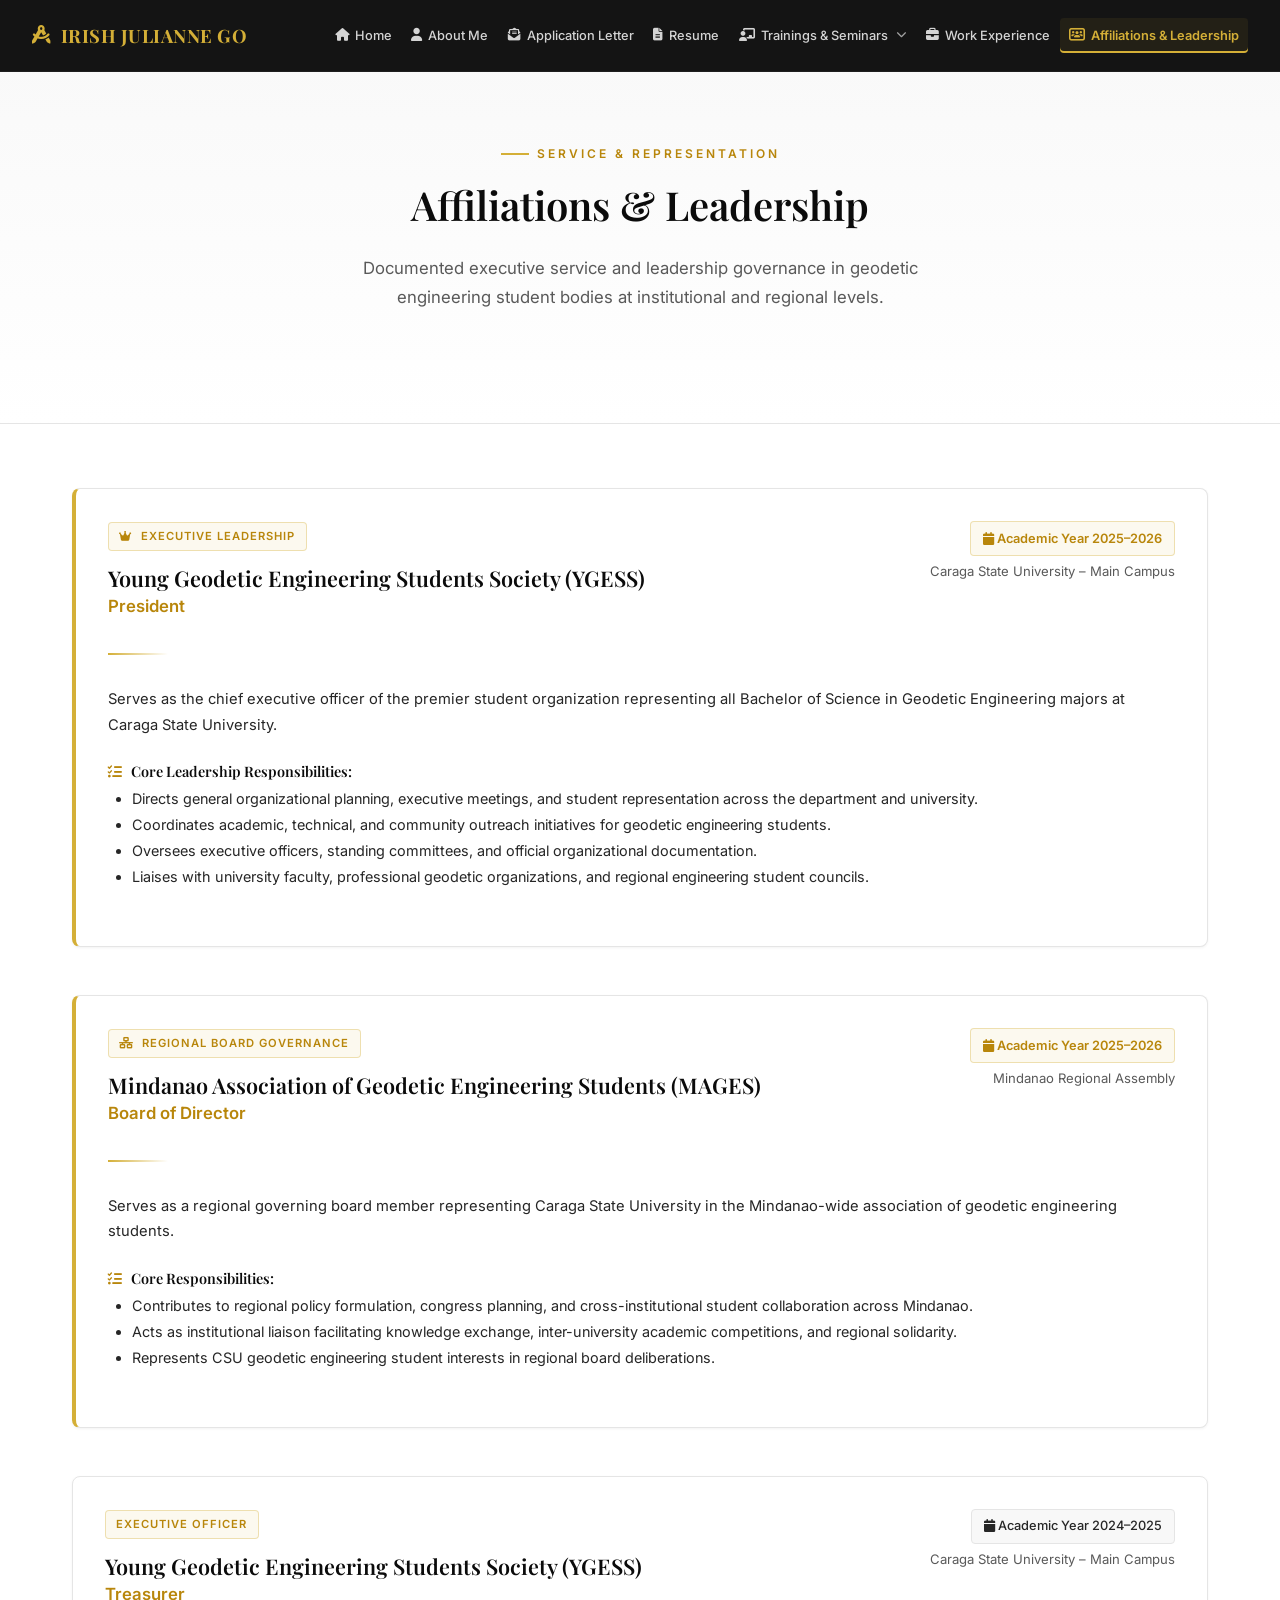
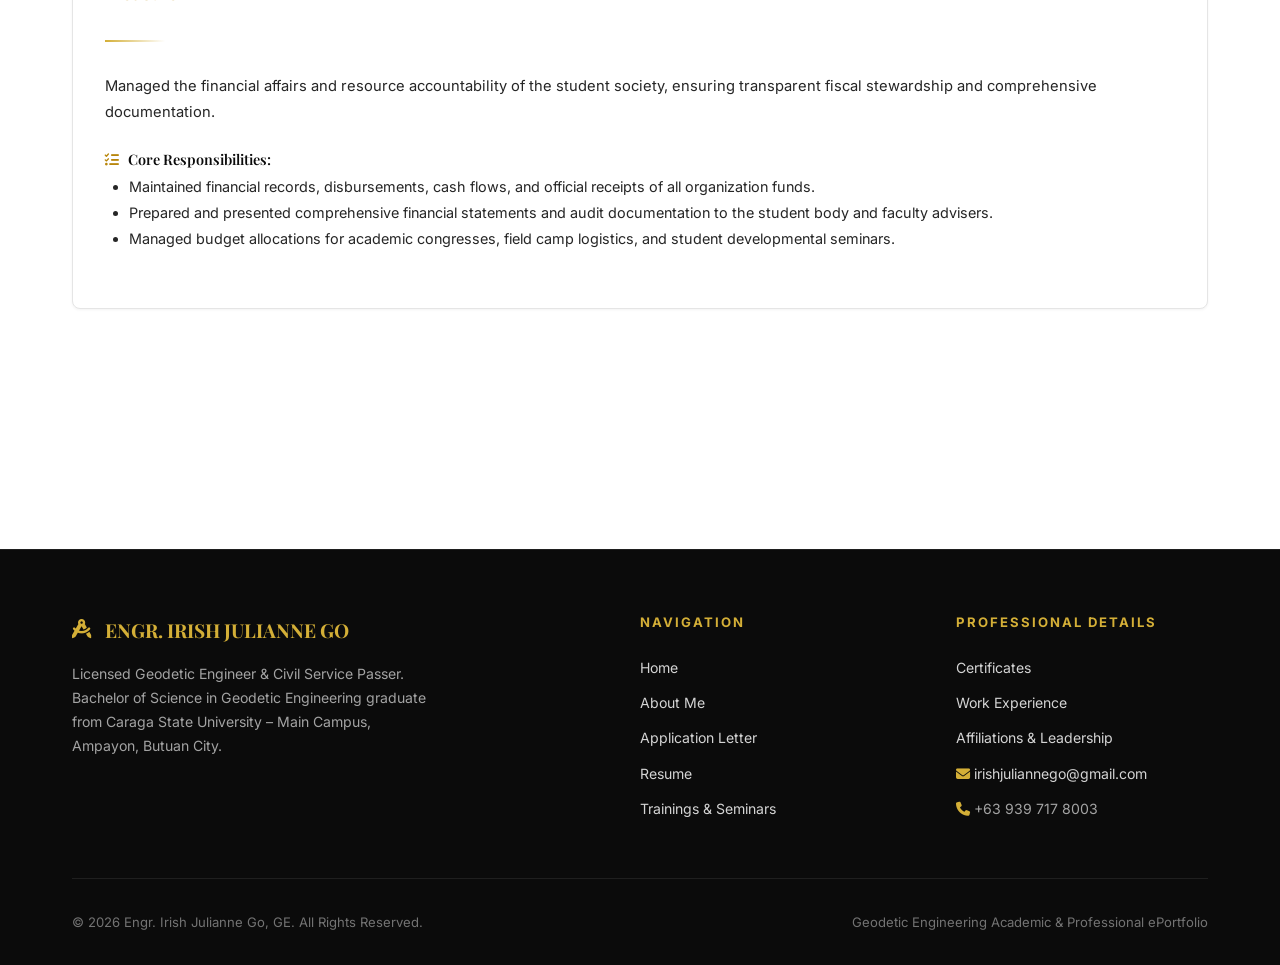
<file: affiliations.html>
<!DOCTYPE html>
<html lang="en">
<head>
  <meta charset="UTF-8">
  <meta name="viewport" content="width=device-width, initial-scale=1.0">
  <title>Affiliations & Leadership | Engr. Irish Julianne Go, GE</title>
  <meta name="description" content="Executive leadership roles, student organization service, and regional geodetic engineering affiliations of Engr. Irish Julianne Go.">
  
  <!-- Google Fonts -->
  <link rel="preconnect" href="https://fonts.googleapis.com">
  <link rel="preconnect" href="https://fonts.gstatic.com" crossorigin>
  <link href="https://fonts.googleapis.com/css2?family=Inter:wght@300;400;500;600;700&family=Playfair+Display:wght@500;600;700&family=Source+Serif+4:wght@400;600&display=swap" rel="stylesheet">
  
  <!-- Font Awesome Icons -->
  <link rel="stylesheet" href="https://cdnjs.cloudflare.com/ajax/libs/font-awesome/6.5.1/css/all.min.css">
  
  <!-- Main Stylesheet -->
  <link rel="stylesheet" href="css/style.css">
</head>
<body>

  <!-- ==================== BLACK & GOLD NAVIGATION BAR ==================== -->
  <header class="navbar">
    <div class="container">
      <a href="index.html" class="nav-brand">
        <i class="fa-solid fa-compass-drafting"></i>
        <span>IRISH JULIANNE GO</span>
      </a>

      <button class="nav-toggle" aria-label="Toggle navigation menu">
        <span></span>
        <span></span>
        <span></span>
      </button>

      <nav>
        <ul class="nav-links">
          <li><a href="index.html"><i class="fa-solid fa-house"></i> Home</a></li>
          <li><a href="about.html"><i class="fa-solid fa-user"></i> About Me</a></li>
          <li><a href="application-letter.html"><i class="fa-solid fa-envelope-open-text"></i> Application Letter</a></li>
          <li><a href="resume.html"><i class="fa-solid fa-file-lines"></i> Resume</a></li>
          <li class="nav-dropdown">
            <a href="trainings.html" class="nav-dropdown-toggle">
              <i class="fa-solid fa-chalkboard-user"></i> Trainings &amp; Seminars <i class="fa-solid fa-chevron-down nav-caret"></i>
            </a>
            <ul class="dropdown-menu">
              <li><a href="certificates.html"><i class="fa-solid fa-award"></i> Certificates</a></li>
            </ul>
          </li>
          <li><a href="experience.html"><i class="fa-solid fa-briefcase"></i> Work Experience</a></li>
          <li><a href="affiliations.html" class="active"><i class="fa-solid fa-users-rectangle"></i> Affiliations & Leadership</a></li>
        </ul>
      </nav>
    </div>
  </header>

  <!-- ==================== PAGE HERO ==================== -->
  <section class="page-hero">
    <div class="container reveal">
      <div class="section-label">Service & Representation</div>
      <h1 class="section-title">Affiliations & Leadership</h1>
      <p class="section-subtitle">
        Documented executive service and leadership governance in geodetic engineering student bodies at institutional and regional levels.
      </p>
    </div>
  </section>

  <!-- ==================== AFFILIATIONS LIST ==================== -->
  <section style="padding-bottom: var(--space-4xl);">
    <div class="container">
      
      <!-- Role 1: YGESS President -->
      <div class="card reveal" style="margin-bottom: var(--space-2xl); border-left: 4px solid var(--color-gold);">
        <div style="display: flex; justify-content: space-between; align-items: flex-start; flex-wrap: wrap; gap: var(--space-sm); margin-bottom: 6px;">
          <div>
            <span class="card-tag"><i class="fa-solid fa-crown" style="color: var(--color-gold-deep); margin-right: 4px;"></i> Executive Leadership</span>
            <h2 style="font-size: 1.35rem; color: var(--color-heading-dark); margin-top: 6px;">
              Young Geodetic Engineering Students Society (YGESS)
            </h2>
            <div style="font-size: 1.05rem; color: var(--color-gold-deep); font-weight: 600;">
              President
            </div>
          </div>

          <div style="text-align: right;">
            <span class="tag tag-gold"><i class="fa-solid fa-calendar"></i> Academic Year 2025–2026</span>
            <div style="font-size: 0.82rem; color: var(--color-text-muted); margin-top: 4px;">
              Caraga State University – Main Campus
            </div>
          </div>
        </div>

        <div class="divider"></div>

        <p class="card-text">
          Serves as the chief executive officer of the premier student organization representing all Bachelor of Science in Geodetic Engineering majors at Caraga State University.
        </p>

        <div style="margin-bottom: var(--space-lg);">
          <h4 style="font-size: 0.9rem; color: var(--color-black); margin-bottom: 6px;">
            <i class="fa-solid fa-list-check" style="color: var(--color-gold-deep); margin-right: 6px;"></i>
            Core Leadership Responsibilities:
          </h4>
          <ul style="margin-left: var(--space-lg); font-size: 0.9rem; color: var(--color-text); line-height: 1.8;">
            <li>Directs general organizational planning, executive meetings, and student representation across the department and university.</li>
            <li>Coordinates academic, technical, and community outreach initiatives for geodetic engineering students.</li>
            <li>Oversees executive officers, standing committees, and official organizational documentation.</li>
            <li>Liaises with university faculty, professional geodetic organizations, and regional engineering student councils.</li>
          </ul>
        </div>
      </div>

      <!-- Role 2: MAGES Board of Director -->
      <div class="card reveal" style="margin-bottom: var(--space-2xl); border-left: 4px solid var(--color-gold);">
        <div style="display: flex; justify-content: space-between; align-items: flex-start; flex-wrap: wrap; gap: var(--space-sm); margin-bottom: 6px;">
          <div>
            <span class="card-tag"><i class="fa-solid fa-network-wired" style="color: var(--color-gold-deep); margin-right: 4px;"></i> Regional Board Governance</span>
            <h2 style="font-size: 1.35rem; color: var(--color-heading-dark); margin-top: 6px;">
              Mindanao Association of Geodetic Engineering Students (MAGES)
            </h2>
            <div style="font-size: 1.05rem; color: var(--color-gold-deep); font-weight: 600;">
              Board of Director
            </div>
          </div>

          <div style="text-align: right;">
            <span class="tag tag-gold"><i class="fa-solid fa-calendar"></i> Academic Year 2025–2026</span>
            <div style="font-size: 0.82rem; color: var(--color-text-muted); margin-top: 4px;">
              Mindanao Regional Assembly
            </div>
          </div>
        </div>

        <div class="divider"></div>

        <p class="card-text">
          Serves as a regional governing board member representing Caraga State University in the Mindanao-wide association of geodetic engineering students.
        </p>

        <div style="margin-bottom: var(--space-lg);">
          <h4 style="font-size: 0.9rem; color: var(--color-black); margin-bottom: 6px;">
            <i class="fa-solid fa-list-check" style="color: var(--color-gold-deep); margin-right: 6px;"></i>
            Core Responsibilities:
          </h4>
          <ul style="margin-left: var(--space-lg); font-size: 0.9rem; color: var(--color-text); line-height: 1.8;">
            <li>Contributes to regional policy formulation, congress planning, and cross-institutional student collaboration across Mindanao.</li>
            <li>Acts as institutional liaison facilitating knowledge exchange, inter-university academic competitions, and regional solidarity.</li>
            <li>Represents CSU geodetic engineering student interests in regional board deliberations.</li>
          </ul>
        </div>
      </div>

      <!-- Role 3: YGESS Treasurer -->
      <div class="card reveal" style="margin-bottom: var(--space-2xl);">
        <div style="display: flex; justify-content: space-between; align-items: flex-start; flex-wrap: wrap; gap: var(--space-sm); margin-bottom: 6px;">
          <div>
            <span class="card-tag">Executive Officer</span>
            <h2 style="font-size: 1.35rem; color: var(--color-heading-dark); margin-top: 6px;">
              Young Geodetic Engineering Students Society (YGESS)
            </h2>
            <div style="font-size: 1.05rem; color: var(--color-gold-deep); font-weight: 600;">
              Treasurer
            </div>
          </div>

          <div style="text-align: right;">
            <span class="tag"><i class="fa-solid fa-calendar"></i> Academic Year 2024–2025</span>
            <div style="font-size: 0.82rem; color: var(--color-text-muted); margin-top: 4px;">
              Caraga State University – Main Campus
            </div>
          </div>
        </div>

        <div class="divider"></div>

        <p class="card-text">
          Managed the financial affairs and resource accountability of the student society, ensuring transparent fiscal stewardship and comprehensive documentation.
        </p>

        <div style="margin-bottom: var(--space-lg);">
          <h4 style="font-size: 0.9rem; color: var(--color-black); margin-bottom: 6px;">
            <i class="fa-solid fa-list-check" style="color: var(--color-gold-deep); margin-right: 6px;"></i>
            Core Responsibilities:
          </h4>
          <ul style="margin-left: var(--space-lg); font-size: 0.9rem; color: var(--color-text); line-height: 1.8;">
            <li>Maintained financial records, disbursements, cash flows, and official receipts of all organization funds.</li>
            <li>Prepared and presented comprehensive financial statements and audit documentation to the student body and faculty advisers.</li>
            <li>Managed budget allocations for academic congresses, field camp logistics, and student developmental seminars.</li>
          </ul>
        </div>
      </div>

    </div>
  </section>

  <!-- ==================== BLACK & GOLD FOOTER ==================== -->
  <footer class="footer">
    <div class="container">
      <div class="footer-grid">
        <div>
          <div class="footer-brand">
            <i class="fa-solid fa-compass-drafting" style="color: var(--color-gold); margin-right: 6px;"></i>
            <span>ENGR. IRISH JULIANNE GO</span>
          </div>
          <p class="footer-text">
            Licensed Geodetic Engineer & Civil Service Passer. Bachelor of Science in Geodetic Engineering graduate from Caraga State University – Main Campus, Ampayon, Butuan City.
          </p>
        </div>

        <div>
          <h4 class="footer-heading">Navigation</h4>
          <ul class="footer-links">
            <li><a href="index.html">Home</a></li>
            <li><a href="about.html">About Me</a></li>
            <li><a href="application-letter.html">Application Letter</a></li>
            <li><a href="resume.html">Resume</a></li>
            <li><a href="trainings.html">Trainings & Seminars</a></li>
          </ul>
        </div>

        <div>
          <h4 class="footer-heading">Professional Details</h4>
          <ul class="footer-links">
            <li><a href="certificates.html">Certificates</a></li>
            <li><a href="experience.html">Work Experience</a></li>
            <li><a href="affiliations.html">Affiliations & Leadership</a></li>
            <li><a href="mailto:irishjuliannego@gmail.com"><i class="fa-solid fa-envelope" style="color: var(--color-gold);"></i> irishjuliannego@gmail.com</a></li>
            <li><span style="font-size: 0.88rem; color: #A3A3A3;"><i class="fa-solid fa-phone" style="color: var(--color-gold);"></i> +63 939 717 8003</span></li>
          </ul>
        </div>
      </div>

      <div class="footer-bottom">
        <div>&copy; <span id="currentYear"></span> Engr. Irish Julianne Go, GE. All Rights Reserved.</div>
        <div>Geodetic Engineering Academic & Professional ePortfolio</div>
      </div>
    </div>
  </footer>

  <!-- Back to Top Button -->
  <button class="back-to-top" aria-label="Scroll back to top">
    <i class="fa-solid fa-arrow-up"></i>
  </button>

  <script src="js/main.js"></script>
</body>
</html>
</file>
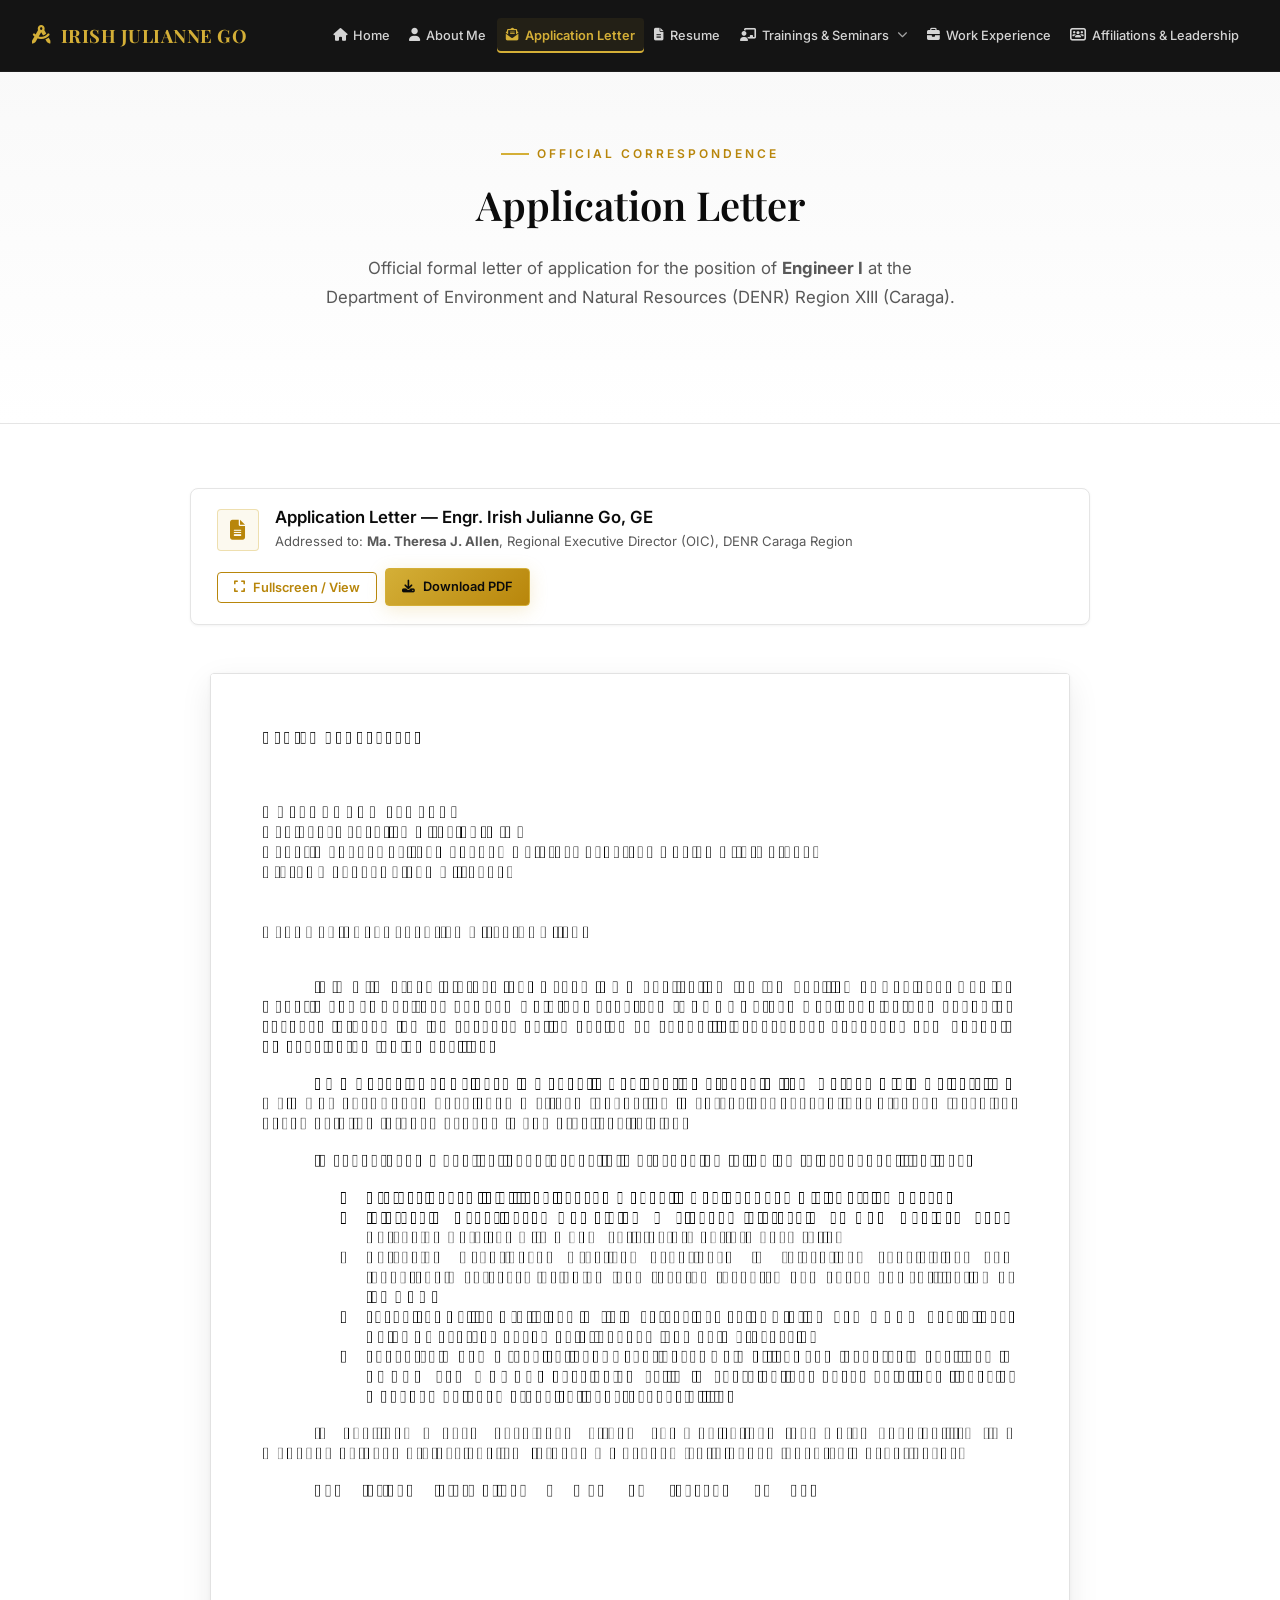
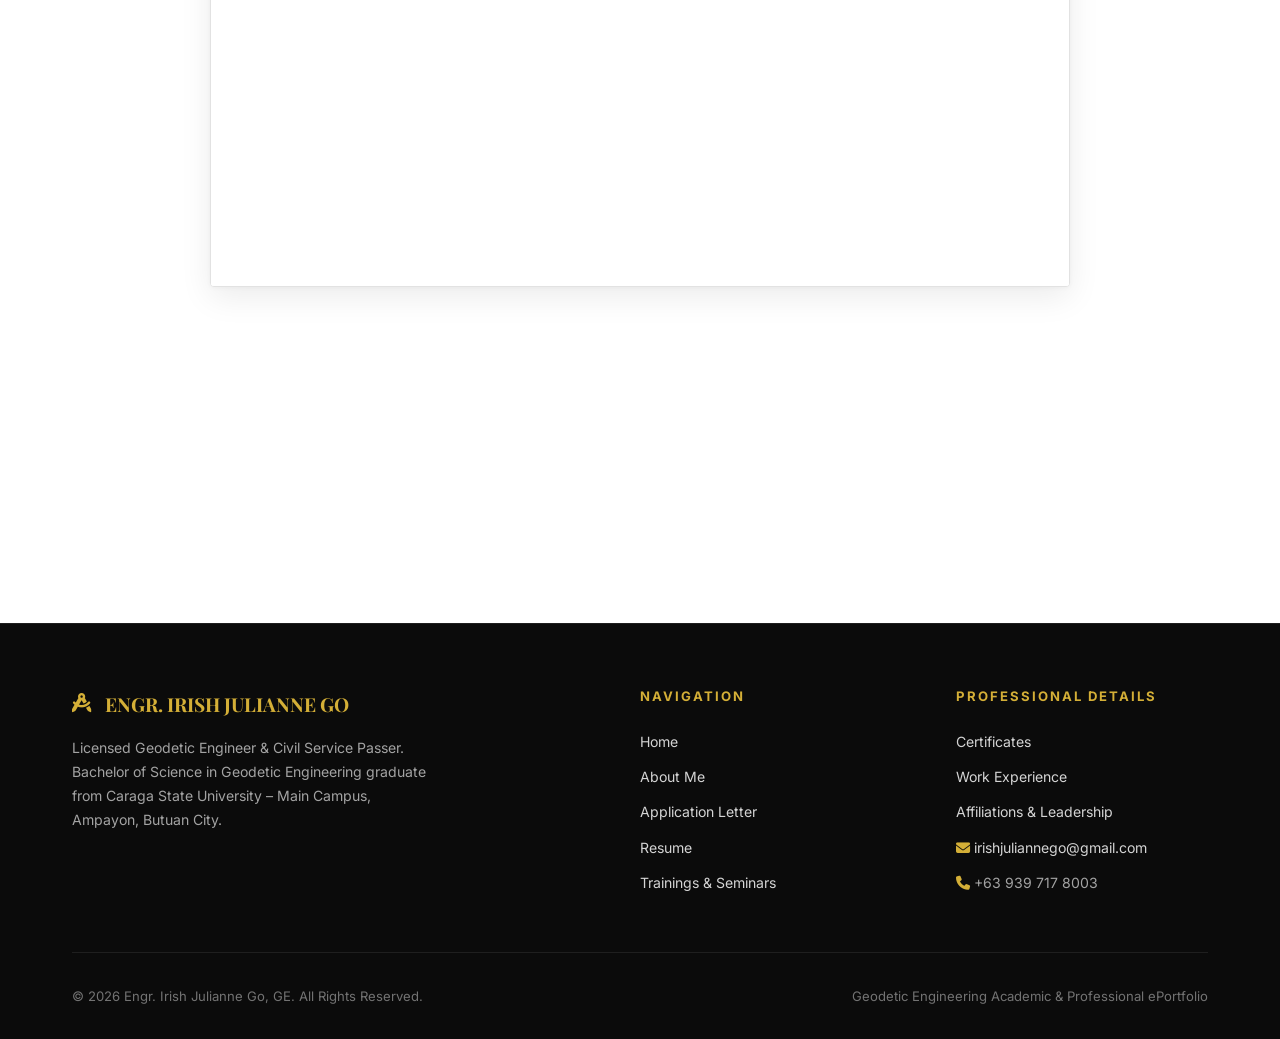
<file: application-letter.html>
<!DOCTYPE html>
<html lang="en">
<head>
  <meta charset="UTF-8">
  <meta name="viewport" content="width=device-width, initial-scale=1.0">
  <title>Application Letter | Engr. Irish Julianne Go, GE</title>
  <meta name="description" content="Official formal application letter of Engr. Irish Julianne Go, Licensed Geodetic Engineer, submitted for the Engineer I position at DENR Caraga Region.">
  
  <!-- Google Fonts -->
  <link rel="preconnect" href="https://fonts.googleapis.com">
  <link rel="preconnect" href="https://fonts.gstatic.com" crossorigin>
  <link href="https://fonts.googleapis.com/css2?family=Inter:wght@300;400;500;600;700&family=Playfair+Display:wght@500;600;700&family=Source+Serif+4:wght@400;600&display=swap" rel="stylesheet">
  
  <!-- Font Awesome Icons -->
  <link rel="stylesheet" href="https://cdnjs.cloudflare.com/ajax/libs/font-awesome/6.5.1/css/all.min.css">
  
  <!-- Main Stylesheet -->
  <link rel="stylesheet" href="css/style.css">
</head>
<body>

  <!-- ==================== BLACK & GOLD NAVIGATION BAR ==================== -->
  <header class="navbar">
    <div class="container">
      <a href="index.html" class="nav-brand">
        <i class="fa-solid fa-compass-drafting"></i>
        <span>IRISH JULIANNE GO</span>
      </a>

      <button class="nav-toggle" aria-label="Toggle navigation menu">
        <span></span>
        <span></span>
        <span></span>
      </button>

      <nav>
        <ul class="nav-links">
          <li><a href="index.html"><i class="fa-solid fa-house"></i> Home</a></li>
          <li><a href="about.html"><i class="fa-solid fa-user"></i> About Me</a></li>
          <li><a href="application-letter.html" class="active"><i class="fa-solid fa-envelope-open-text"></i> Application Letter</a></li>
          <li><a href="resume.html"><i class="fa-solid fa-file-lines"></i> Resume</a></li>
          <li class="nav-dropdown">
            <a href="trainings.html" class="nav-dropdown-toggle">
              <i class="fa-solid fa-chalkboard-user"></i> Trainings &amp; Seminars <i class="fa-solid fa-chevron-down nav-caret"></i>
            </a>
            <ul class="dropdown-menu">
              <li><a href="certificates.html"><i class="fa-solid fa-award"></i> Certificates</a></li>
            </ul>
          </li>
          <li><a href="experience.html"><i class="fa-solid fa-briefcase"></i> Work Experience</a></li>
          <li><a href="affiliations.html"><i class="fa-solid fa-users-rectangle"></i> Affiliations & Leadership</a></li>
        </ul>
      </nav>
    </div>
  </header>

  <!-- ==================== PAGE HERO ==================== -->
  <section class="page-hero">
    <div class="container reveal">
      <div class="section-label">Official Correspondence</div>
      <h1 class="section-title">Application Letter</h1>
      <p class="section-subtitle">
        Official formal letter of application for the position of <strong>Engineer I</strong> at the Department of Environment and Natural Resources (DENR) Region XIII (Caraga).
      </p>
    </div>
  </section>

  <!-- ==================== CLEAN DOCUMENT PREVIEW (ZERO PDF VIEWER UI) ==================== -->
  <section style="padding-bottom: var(--space-4xl);">
    <div class="container">
      <div class="document-stage reveal">
        
        <!-- Document Header Card -->
        <div class="document-header-card">
          <div class="document-header-info">
            <div class="document-header-icon">
              <i class="fa-solid fa-file-lines"></i>
            </div>
            <div class="document-header-text">
              <h3>Application Letter — Engr. Irish Julianne Go, GE</h3>
              <p>Addressed to: <strong>Ma. Theresa J. Allen</strong>, Regional Executive Director (OIC), DENR Caraga Region</p>
            </div>
          </div>

          <div class="document-header-actions">
            <button class="btn btn-outline btn-sm" onclick="window.openDocumentFullscreen('appLetterDocContainer')" title="View fullscreen / enlarged">
              <i class="fa-solid fa-expand"></i> Fullscreen / View
            </button>
            <a href="docs/Application_Letter_Irish_Julianne_Go.pdf" class="btn btn-primary btn-sm" download="Application_Letter_Irish_Julianne_Go.pdf" title="Download original PDF">
              <i class="fa-solid fa-download"></i> Download PDF
            </a>
          </div>
        </div>

        <!-- Clean White A4 Paper Sheet (Canvas render, no browser PDF controls) -->
        <div id="appLetterDocContainer" style="width: 100%;"></div>

      </div>
    </div>
  </section>

  <!-- ==================== BLACK & GOLD FOOTER ==================== -->
  <footer class="footer">
    <div class="container">
      <div class="footer-grid">
        <div>
          <div class="footer-brand">
            <i class="fa-solid fa-compass-drafting" style="color: var(--color-gold); margin-right: 6px;"></i>
            <span>ENGR. IRISH JULIANNE GO</span>
          </div>
          <p class="footer-text">
            Licensed Geodetic Engineer & Civil Service Passer. Bachelor of Science in Geodetic Engineering graduate from Caraga State University – Main Campus, Ampayon, Butuan City.
          </p>
        </div>

        <div>
          <h4 class="footer-heading">Navigation</h4>
          <ul class="footer-links">
            <li><a href="index.html">Home</a></li>
            <li><a href="about.html">About Me</a></li>
            <li><a href="application-letter.html">Application Letter</a></li>
            <li><a href="resume.html">Resume</a></li>
            <li><a href="trainings.html">Trainings & Seminars</a></li>
          </ul>
        </div>

        <div>
          <h4 class="footer-heading">Professional Details</h4>
          <ul class="footer-links">
            <li><a href="certificates.html">Certificates</a></li>
            <li><a href="experience.html">Work Experience</a></li>
            <li><a href="affiliations.html">Affiliations & Leadership</a></li>
            <li><a href="mailto:irishjuliannego@gmail.com"><i class="fa-solid fa-envelope" style="color: var(--color-gold);"></i> irishjuliannego@gmail.com</a></li>
            <li><span style="font-size: 0.88rem; color: #A3A3A3;"><i class="fa-solid fa-phone" style="color: var(--color-gold);"></i> +63 939 717 8003</span></li>
          </ul>
        </div>
      </div>

      <div class="footer-bottom">
        <div>&copy; <span id="currentYear"></span> Engr. Irish Julianne Go, GE. All Rights Reserved.</div>
        <div>Geodetic Engineering Academic & Professional ePortfolio</div>
      </div>
    </div>
  </footer>

  <!-- Back to Top Button -->
  <button class="back-to-top" aria-label="Scroll back to top">
    <i class="fa-solid fa-arrow-up"></i>
  </button>

  <!-- PDF Engine & Standalone Document Renderer -->
  <script src="js/vendor/pdf.min.js"></script>
  <script src="js/document-data.js"></script>
  <script src="js/doc-renderer.js"></script>
  <script src="js/main.js"></script>
  <script>
    document.addEventListener('DOMContentLoaded', function () {
      if (window.APPLICATION_LETTER_PDF_DATA) {
        window.renderCleanDocument(window.APPLICATION_LETTER_PDF_DATA, 'appLetterDocContainer');
      }
    });
  </script>
</body>
</html>
</file>
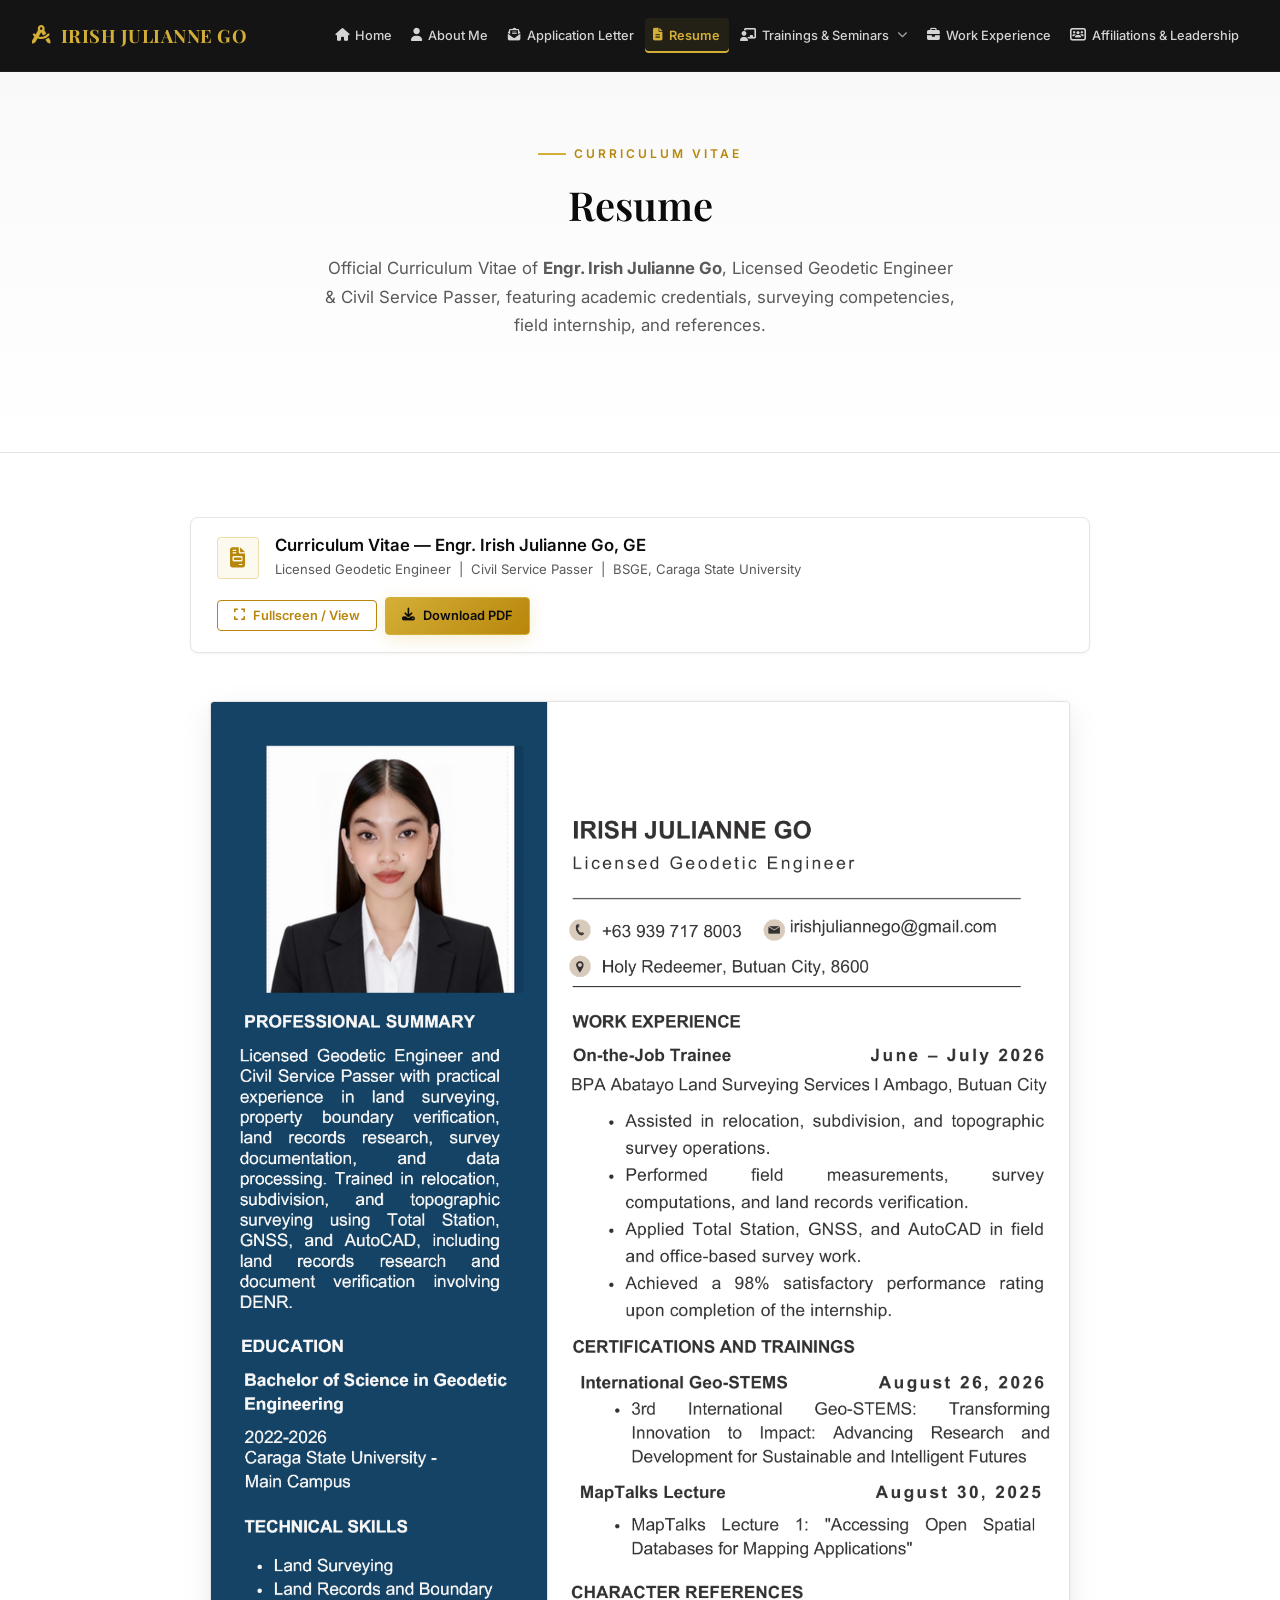
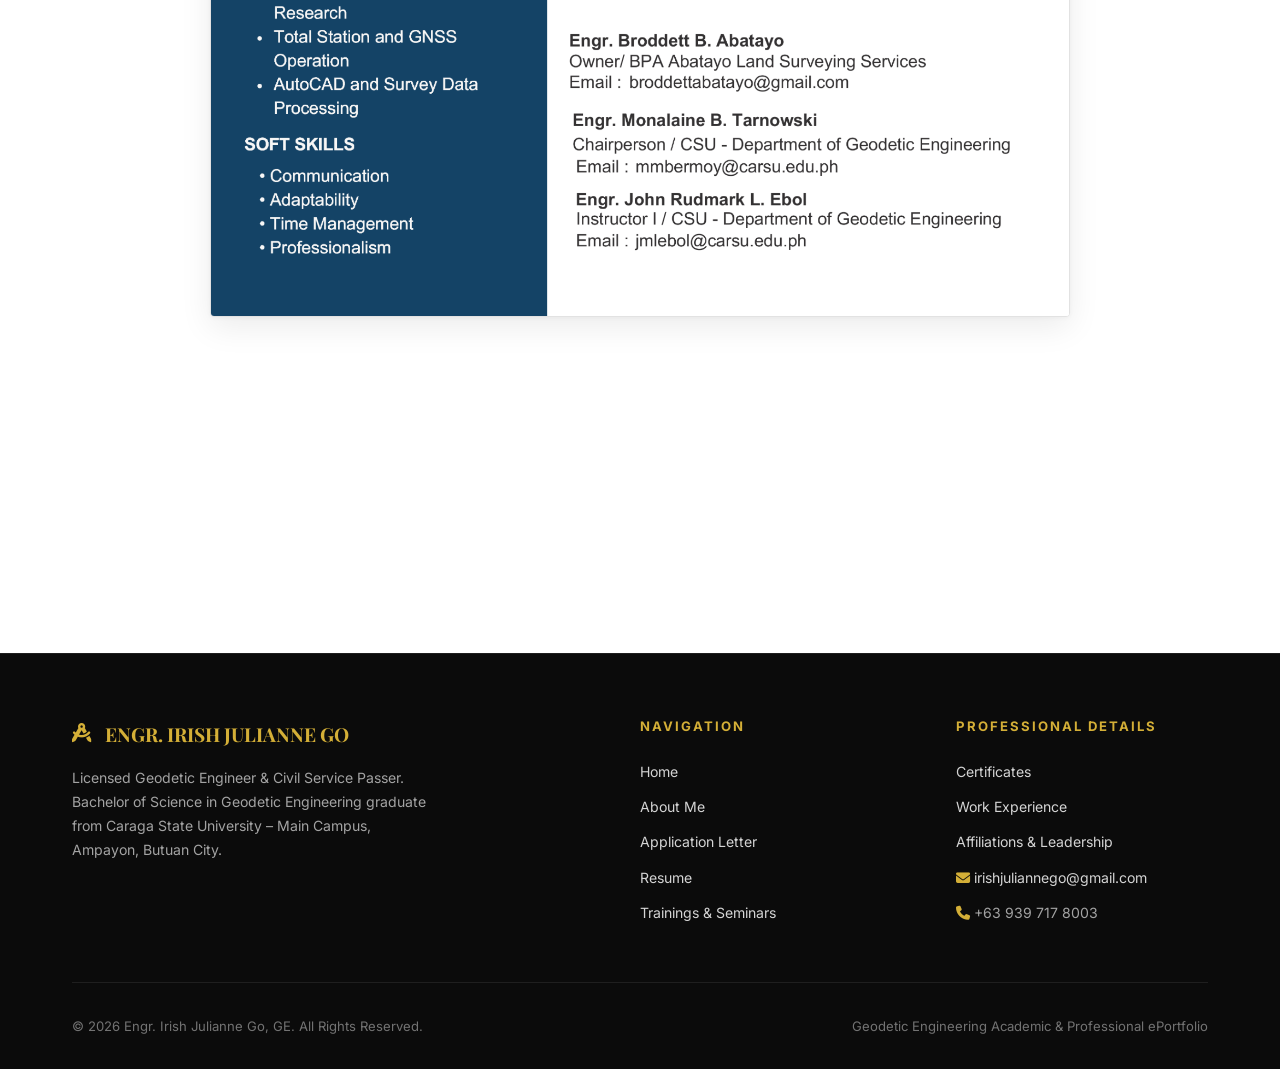
<file: resume.html>
<!DOCTYPE html>
<html lang="en">
<head>
  <meta charset="UTF-8">
  <meta name="viewport" content="width=device-width, initial-scale=1.0">
  <title>Resume / Curriculum Vitae | Engr. Irish Julianne Go, GE</title>
  <meta name="description" content="Official Resume and Curriculum Vitae of Engr. Irish Julianne Go, Licensed Geodetic Engineer and Civil Service Passer, featuring academic credentials, surveying competencies, and character references.">
  
  <!-- Google Fonts -->
  <link rel="preconnect" href="https://fonts.googleapis.com">
  <link rel="preconnect" href="https://fonts.gstatic.com" crossorigin>
  <link href="https://fonts.googleapis.com/css2?family=Inter:wght@300;400;500;600;700&family=Playfair+Display:wght@500;600;700&display=swap" rel="stylesheet">
  
  <!-- Font Awesome Icons -->
  <link rel="stylesheet" href="https://cdnjs.cloudflare.com/ajax/libs/font-awesome/6.5.1/css/all.min.css">
  
  <!-- Main Stylesheet -->
  <link rel="stylesheet" href="css/style.css">
</head>
<body>

  <!-- ==================== BLACK & GOLD NAVIGATION BAR ==================== -->
  <header class="navbar">
    <div class="container">
      <a href="index.html" class="nav-brand">
        <i class="fa-solid fa-compass-drafting"></i>
        <span>IRISH JULIANNE GO</span>
      </a>

      <button class="nav-toggle" aria-label="Toggle navigation menu">
        <span></span>
        <span></span>
        <span></span>
      </button>

      <nav>
        <ul class="nav-links">
          <li><a href="index.html"><i class="fa-solid fa-house"></i> Home</a></li>
          <li><a href="about.html"><i class="fa-solid fa-user"></i> About Me</a></li>
          <li><a href="application-letter.html"><i class="fa-solid fa-envelope-open-text"></i> Application Letter</a></li>
          <li><a href="resume.html" class="active"><i class="fa-solid fa-file-lines"></i> Resume</a></li>
          <li class="nav-dropdown">
            <a href="trainings.html" class="nav-dropdown-toggle">
              <i class="fa-solid fa-chalkboard-user"></i> Trainings &amp; Seminars <i class="fa-solid fa-chevron-down nav-caret"></i>
            </a>
            <ul class="dropdown-menu">
              <li><a href="certificates.html"><i class="fa-solid fa-award"></i> Certificates</a></li>
            </ul>
          </li>
          <li><a href="experience.html"><i class="fa-solid fa-briefcase"></i> Work Experience</a></li>
          <li><a href="affiliations.html"><i class="fa-solid fa-users-rectangle"></i> Affiliations & Leadership</a></li>
        </ul>
      </nav>
    </div>
  </header>

  <!-- ==================== PAGE HERO ==================== -->
  <section class="page-hero">
    <div class="container reveal">
      <div class="section-label">Curriculum Vitae</div>
      <h1 class="section-title">Resume</h1>
      <p class="section-subtitle">
        Official Curriculum Vitae of <strong>Engr. Irish Julianne Go</strong>, Licensed Geodetic Engineer & Civil Service Passer, featuring academic credentials, surveying competencies, field internship, and references.
      </p>
    </div>
  </section>

  <!-- ==================== CLEAN DOCUMENT PREVIEW (ZERO PDF VIEWER UI) ==================== -->
  <section style="padding-bottom: var(--space-4xl);">
    <div class="container">
      <div class="document-stage reveal">
        
        <!-- Document Header Card -->
        <div class="document-header-card">
          <div class="document-header-info">
            <div class="document-header-icon">
              <i class="fa-solid fa-file-invoice"></i>
            </div>
            <div class="document-header-text">
              <h3>Curriculum Vitae — Engr. Irish Julianne Go, GE</h3>
              <p>Licensed Geodetic Engineer &nbsp;|&nbsp; Civil Service Passer &nbsp;|&nbsp; BSGE, Caraga State University</p>
            </div>
          </div>

          <div class="document-header-actions">
            <button class="btn btn-outline btn-sm" onclick="window.openDocumentFullscreen('resumeDocContainer')" title="View fullscreen / enlarged">
              <i class="fa-solid fa-expand"></i> Fullscreen / View
            </button>
            <a href="docs/Resume_Irish_Julianne_Go.pdf" class="btn btn-primary btn-sm" download="Resume_Irish_Julianne_Go.pdf" title="Download original PDF">
              <i class="fa-solid fa-download"></i> Download PDF
            </a>
          </div>
        </div>

        <!-- Clean White A4 Paper Sheet Container -->
        <div id="resumeDocContainer" style="width: 100%;"></div>

      </div>
    </div>
  </section>

  <!-- ==================== BLACK & GOLD FOOTER ==================== -->
  <footer class="footer">
    <div class="container">
      <div class="footer-grid">
        <div>
          <div class="footer-brand">
            <i class="fa-solid fa-compass-drafting" style="color: var(--color-gold); margin-right: 6px;"></i>
            <span>ENGR. IRISH JULIANNE GO</span>
          </div>
          <p class="footer-text">
            Licensed Geodetic Engineer & Civil Service Passer. Bachelor of Science in Geodetic Engineering graduate from Caraga State University – Main Campus, Ampayon, Butuan City.
          </p>
        </div>

        <div>
          <h4 class="footer-heading">Navigation</h4>
          <ul class="footer-links">
            <li><a href="index.html">Home</a></li>
            <li><a href="about.html">About Me</a></li>
            <li><a href="application-letter.html">Application Letter</a></li>
            <li><a href="resume.html">Resume</a></li>
            <li><a href="trainings.html">Trainings & Seminars</a></li>
          </ul>
        </div>

        <div>
          <h4 class="footer-heading">Professional Details</h4>
          <ul class="footer-links">
            <li><a href="certificates.html">Certificates</a></li>
            <li><a href="experience.html">Work Experience</a></li>
            <li><a href="affiliations.html">Affiliations & Leadership</a></li>
            <li><a href="mailto:irishjuliannego@gmail.com"><i class="fa-solid fa-envelope" style="color: var(--color-gold);"></i> irishjuliannego@gmail.com</a></li>
            <li><span style="font-size: 0.88rem; color: #A3A3A3;"><i class="fa-solid fa-phone" style="color: var(--color-gold);"></i> +63 939 717 8003</span></li>
          </ul>
        </div>
      </div>

      <div class="footer-bottom">
        <div>&copy; <span id="currentYear"></span> Engr. Irish Julianne Go, GE. All Rights Reserved.</div>
        <div>Geodetic Engineering Academic & Professional ePortfolio</div>
      </div>
    </div>
  </footer>

  <!-- Back to Top Button -->
  <button class="back-to-top" aria-label="Scroll back to top">
    <i class="fa-solid fa-arrow-up"></i>
  </button>

  <!-- PDF Engine & Standalone Document Renderer -->
  <script src="js/vendor/pdf.min.js"></script>
  <script src="js/document-data.js"></script>
  <script src="js/doc-renderer.js"></script>
  <script src="js/main.js"></script>
  <script>
    document.addEventListener('DOMContentLoaded', function () {
      if (window.RESUME_PDF_DATA) {
        window.renderCleanDocument(window.RESUME_PDF_DATA, 'resumeDocContainer');
      }
    });
  </script>
</body>
</html>
</file>
<file: css/style.css>
/* ============================================================
   E-PORTFOLIO — MAIN STYLESHEET
   Black, White & Gold Professional Geodetic Engineering Portfolio
   Engr. Irish Julianne Go, GE
   ============================================================ */

/* ---------- Google Fonts ---------- */
@import url('https://fonts.googleapis.com/css2?family=Inter:wght@300;400;500;600;700&family=Playfair+Display:wght@500;600;700&family=Source+Serif+4:wght@400;500;600&display=swap');

/* ---------- CSS Custom Properties (Black, White & Gold Design System) ---------- */
:root {
  /* Core Dark Tones */
  --color-black:           #0B0B0B; /* Deep rich black for navbar, footer, hero accents */
  --color-charcoal:        #1A1A1A; /* Refined charcoal for dark surfaces */
  --color-dark-gray:       #262626; /* Dark surface border / secondary dark */
  --color-mid-gray:        #737373;
  --color-light-gray:      #E5E5E5;

  /* Gold Accent Palette */
  --color-gold:            #D4AF37; /* Primary Gold */
  --color-gold-deep:       #B8860B; /* Deep Gold for borders & gradients */
  --color-gold-light:      #E6CA65; /* Highlight gold */
  --color-gold-tint:       rgba(212, 175, 55, 0.08); /* Subtle background tint */
  --color-gold-glow:       rgba(212, 175, 55, 0.18); /* Hover glow */

  /* Core Light Tones */
  --color-white:           #FFFFFF; /* Dominant clean white background */
  --color-off-white:       #F8F8F8; /* Subtle neutral section background */
  --color-surface-light:   #FFFFFF;

  /* Typography Colors */
  --color-heading-dark:    #0B0B0B; /* Headings on light background */
  --color-heading-light:   #FFFFFF; /* Headings on dark background */
  --color-heading:         #0B0B0B;
  --color-text:            #262626; /* Deep charcoal body text for readability */
  --color-text-muted:      #595959; /* Secondary muted text */
  --color-text-light:      #E5E5E5; /* Light text for dark sections */
  --color-text-dim:        #A3A3A3; /* Dim text for dark sections */

  /* Functional */
  --color-success:         #2B7A56;
  --color-info:            #2B6CB0;
  --color-danger:          #C53030;

  /* Surfaces */
  --surface-primary:       #FFFFFF;
  --surface-secondary:     #F8F8F8;
  --surface-dark:          #0B0B0B;
  --surface-card:          #FFFFFF;
  --surface-card-hover:    #FCFCFC;
  --surface-elevated:      #F5F5F5;
  --surface-overlay:       rgba(11, 11, 11, 0.90);

  /* Borders */
  --border-color:          #E5E5E5;
  --border-color-dark:     #262626;
  --border-color-gold:     rgba(212, 175, 55, 0.35);

  /* Typography */
  --font-body:    'Inter', -apple-system, BlinkMacSystemFont, 'Segoe UI', sans-serif;
  --font-heading: 'Playfair Display', 'Georgia', serif;
  --font-serif:   'Source Serif 4', 'Georgia', serif;

  /* Spacing */
  --space-xs:  .25rem;
  --space-sm:  .5rem;
  --space-md:  1rem;
  --space-lg:  1.5rem;
  --space-xl:  2rem;
  --space-2xl: 3rem;
  --space-3xl: 4rem;
  --space-4xl: 6rem;

  /* Radii */
  --radius-sm:  4px;
  --radius-md:  8px;
  --radius-lg:  14px;
  --radius-xl:  20px;
  --radius-full:50%;

  /* Shadows */
  --shadow-sm:        0 1px 3px rgba(0, 0, 0, 0.05);
  --shadow-md:        0 4px 14px rgba(0, 0, 0, 0.06);
  --shadow-lg:        0 10px 30px rgba(0, 0, 0, 0.08);
  --shadow-gold:      0 4px 18px rgba(212, 175, 55, 0.22);
  --shadow-paper:     0 10px 32px rgba(0, 0, 0, 0.08), 0 1px 4px rgba(0, 0, 0, 0.04);

  /* Transitions */
  --ease-smooth: cubic-bezier(.4, 0, .2, 1);
  --duration:    .3s;

  /* Layout */
  --max-width:   1200px;
  --nav-height:  72px;
}

/* ---------- Reset & Base ---------- */
*,
*::before,
*::after {
  box-sizing: border-box;
  margin: 0;
  padding: 0;
}

html {
  scroll-behavior: smooth;
  font-size: 16px;
  -webkit-font-smoothing: antialiased;
  -moz-osx-font-smoothing: grayscale;
}

body {
  font-family: var(--font-body);
  background: var(--surface-primary);
  color: var(--color-text);
  line-height: 1.7;
  min-height: 100vh;
  overflow-x: hidden;
}

img { max-width: 100%; display: block; }

a {
  color: var(--color-gold-deep);
  text-decoration: none;
  transition: color var(--duration) var(--ease-smooth);
}
a:hover { color: var(--color-gold); }

h1, h2, h3, h4, h5, h6 {
  font-family: var(--font-heading);
  color: var(--color-heading-dark);
  line-height: 1.25;
  font-weight: 600;
}

::selection {
  background: var(--color-gold);
  color: var(--color-black);
}

/* ---------- Utility ---------- */
.container {
  width: 100%;
  max-width: var(--max-width);
  margin: 0 auto;
  padding: 0 var(--space-xl);
}

.section-label {
  display: inline-flex;
  align-items: center;
  gap: .5rem;
  font-size: .75rem;
  font-weight: 600;
  letter-spacing: 3px;
  text-transform: uppercase;
  color: var(--color-gold-deep);
  margin-bottom: var(--space-md);
}
.section-label::before {
  content: '';
  width: 28px;
  height: 2px;
  background: var(--color-gold);
}

.section-title {
  font-size: clamp(1.75rem, 4vw, 2.5rem);
  color: var(--color-heading-dark);
  margin-bottom: var(--space-lg);
}

.section-subtitle {
  color: var(--color-text-muted);
  font-size: 1.05rem;
  max-width: 640px;
  margin-bottom: var(--space-3xl);
}

.page-hero {
  padding: calc(var(--nav-height) + var(--space-3xl)) 0 var(--space-2xl);
  text-align: center;
  background: linear-gradient(180deg, var(--color-off-white) 0%, var(--color-white) 100%);
  border-bottom: 1px solid var(--border-color);
  margin-bottom: var(--space-3xl);
}
.page-hero .section-label { justify-content: center; }
.page-hero .section-subtitle { margin-left: auto; margin-right: auto; }

.divider {
  width: 60px;
  height: 2px;
  background: linear-gradient(90deg, var(--color-gold), transparent);
  margin: var(--space-xl) 0;
}

/* ---------- Black & Gold Navigation Bar ---------- */
.navbar {
  position: fixed;
  top: 0;
  left: 0;
  right: 0;
  height: var(--nav-height);
  background: rgba(11, 11, 11, 0.96);
  backdrop-filter: blur(16px) saturate(1.4);
  -webkit-backdrop-filter: blur(16px) saturate(1.4);
  border-bottom: 1px solid #1F1F1F;
  z-index: 1000;
  transition: background var(--duration) var(--ease-smooth),
              box-shadow var(--duration) var(--ease-smooth);
}
.navbar.scrolled {
  background: #0B0B0B;
  box-shadow: 0 4px 20px rgba(0, 0, 0, 0.4);
}

.navbar .container {
  display: flex;
  align-items: center;
  justify-content: space-between;
  height: 100%;
  max-width: 1440px;
  width: 100%;
  padding: 0 var(--space-xl);
}

.nav-brand {
  font-family: var(--font-heading);
  font-size: 1.15rem;
  font-weight: 700;
  color: var(--color-gold);
  letter-spacing: .5px;
  display: inline-flex;
  align-items: center;
  gap: 10px;
  white-space: nowrap !important;
  flex-shrink: 0 !important;
  min-width: max-content;
  text-decoration: none;
}
.nav-brand i {
  color: var(--color-gold);
  font-size: 1.15rem;
  flex-shrink: 0;
}
.nav-brand span {
  color: var(--color-gold);
  white-space: nowrap !important;
  display: inline-block;
}
.nav-brand:hover span {
  color: var(--color-gold-light);
}

.nav-links {
  display: flex;
  align-items: center;
  gap: 2px;
  list-style: none;
  margin: 0;
  padding: 0;
  flex-shrink: 0;
}

.nav-links a {
  display: inline-flex;
  align-items: center;
  gap: 6px;
  padding: .4rem .55rem;
  font-size: .8rem;
  font-weight: 500;
  color: #D4D4D4;
  border-radius: var(--radius-sm);
  transition: color var(--duration) var(--ease-smooth),
              background var(--duration) var(--ease-smooth);
  white-space: nowrap;
}
.nav-links a:hover {
  color: var(--color-gold);
  background: var(--color-gold-tint);
}
.nav-links a.active {
  color: var(--color-gold);
  background: var(--color-gold-tint);
  font-weight: 600;
  box-shadow: inset 0 -2px 0 var(--color-gold);
}

/* Dropdown Menu Hierarchy (Certificates under Trainings & Seminars) */
.nav-dropdown {
  position: relative;
  display: inline-flex;
  align-items: center;
}
.nav-dropdown-toggle {
  display: inline-flex !important;
  align-items: center;
  gap: 6px;
}
.nav-caret {
  font-size: 0.65rem;
  transition: transform var(--duration) var(--ease-smooth);
  color: #A3A3A3;
  margin-left: 2px;
}
.nav-dropdown:hover .nav-caret,
.nav-dropdown.open .nav-caret {
  transform: rotate(180deg);
  color: var(--color-gold);
}

.dropdown-menu {
  position: absolute;
  top: calc(100% + 10px);
  left: 0;
  min-width: 190px;
  background: #141414;
  backdrop-filter: blur(16px);
  -webkit-backdrop-filter: blur(16px);
  border: 1px solid rgba(212, 175, 55, 0.4);
  border-radius: var(--radius-sm);
  padding: 6px;
  list-style: none;
  box-shadow: 0 12px 32px rgba(0, 0, 0, 0.8), 0 0 15px rgba(212, 175, 55, 0.12);
  display: none;
  opacity: 0;
  visibility: hidden;
  transform: translateY(6px);
  transition: opacity var(--duration) var(--ease-smooth),
              transform var(--duration) var(--ease-smooth),
              visibility var(--duration) var(--ease-smooth);
  pointer-events: none;
  z-index: 1100;
}
.dropdown-menu::before {
  content: '';
  position: absolute;
  top: -14px;
  left: 0;
  right: 0;
  height: 14px;
}
.nav-dropdown:hover .dropdown-menu,
.nav-dropdown.open .dropdown-menu {
  display: block;
  opacity: 1;
  visibility: visible;
  transform: translateY(0);
  pointer-events: auto;
}
.dropdown-menu li {
  width: 100%;
}
.dropdown-menu a {
  display: flex;
  align-items: center;
  gap: 8px;
  padding: 0.55rem 0.85rem;
  font-size: 0.82rem;
  font-weight: 500;
  color: #D4D4D4;
  border-radius: var(--radius-xs);
  transition: all var(--duration) var(--ease-smooth);
  white-space: nowrap;
}
.dropdown-menu a:hover,
.dropdown-menu a.active {
  color: var(--color-gold);
  background: var(--color-gold-tint);
  box-shadow: none;
}

/* Hamburger Toggle */
.nav-toggle {
  display: none;
  flex-direction: column;
  justify-content: center;
  gap: 5px;
  width: 28px;
  height: 28px;
  cursor: pointer;
  background: none;
  border: none;
  padding: 0;
}
.nav-toggle span {
  display: block;
  width: 100%;
  height: 2px;
  background: #FFFFFF;
  border-radius: 2px;
  transition: transform var(--duration) var(--ease-smooth),
              opacity var(--duration) var(--ease-smooth);
}
.nav-toggle.open span:nth-child(1) { transform: rotate(45deg) translate(5px, 5px); }
.nav-toggle.open span:nth-child(2) { opacity: 0; }
.nav-toggle.open span:nth-child(3) { transform: rotate(-45deg) translate(5px, -5px); }

/* ---------- Buttons ---------- */
.btn {
  display: inline-flex;
  align-items: center;
  gap: .5rem;
  padding: .7rem 1.6rem;
  font-family: var(--font-body);
  font-size: .88rem;
  font-weight: 600;
  border-radius: var(--radius-sm);
  border: none;
  cursor: pointer;
  transition: all var(--duration) var(--ease-smooth);
  text-decoration: none;
}

.btn-primary {
  background: linear-gradient(135deg, var(--color-gold), var(--color-gold-deep));
  color: var(--color-black);
  box-shadow: var(--shadow-gold);
  border: 1px solid var(--color-gold);
}
.btn-primary:hover {
  background: linear-gradient(135deg, var(--color-gold-light), var(--color-gold));
  color: var(--color-black);
  transform: translateY(-2px);
  box-shadow: 0 6px 22px rgba(212, 175, 55, 0.35);
}

.btn-outline {
  background: transparent;
  color: var(--color-gold-deep);
  border: 1.5px solid var(--color-gold-deep);
}
.btn-outline:hover {
  background: var(--color-gold-tint);
  color: var(--color-black);
  border-color: var(--color-gold);
  transform: translateY(-2px);
}

.btn-ghost {
  background: var(--surface-secondary);
  color: var(--color-text);
  border: 1px solid var(--border-color);
}
.btn-ghost:hover {
  background: var(--color-gold-tint);
  color: var(--color-black);
  border-color: var(--color-gold);
  transform: translateY(-1px);
}

.btn-dark {
  background: var(--color-black);
  color: #FFFFFF;
  border: 1px solid #262626;
}
.btn-dark:hover {
  background: #1A1A1A;
  color: var(--color-gold);
  border-color: var(--color-gold);
}

.btn-sm {
  padding: .45rem 1rem;
  font-size: .8rem;
}

/* ---------- Cards ---------- */
.card {
  background: var(--surface-card);
  border: 1px solid var(--border-color);
  border-radius: var(--radius-md);
  padding: var(--space-xl);
  box-shadow: var(--shadow-sm);
  transition: transform var(--duration) var(--ease-smooth),
              box-shadow var(--duration) var(--ease-smooth),
              border-color var(--duration) var(--ease-smooth);
}
.card:hover {
  transform: translateY(-3px);
  box-shadow: var(--shadow-md);
  border-color: var(--border-color-gold);
}

.card-tag {
  display: inline-block;
  padding: .25rem .65rem;
  font-size: .7rem;
  font-weight: 600;
  letter-spacing: 1px;
  text-transform: uppercase;
  color: var(--color-gold-deep);
  background: var(--color-gold-tint);
  border: 1px solid var(--border-color-gold);
  border-radius: var(--radius-sm);
  margin-bottom: var(--space-sm);
}

.card-title {
  font-family: var(--font-body);
  font-size: 1.12rem;
  font-weight: 600;
  color: var(--color-heading-dark);
  margin-bottom: var(--space-sm);
}

.card-meta {
  font-size: .84rem;
  color: var(--color-text-muted);
  margin-bottom: var(--space-md);
  display: flex;
  flex-wrap: wrap;
  gap: var(--space-md);
}
.card-meta i {
  color: var(--color-gold-deep);
  margin-right: .3rem;
}

.card-text {
  font-size: .92rem;
  color: var(--color-text);
  margin-bottom: var(--space-lg);
  line-height: 1.75;
}

.card-actions {
  display: flex;
  flex-wrap: wrap;
  gap: var(--space-sm);
}

/* ---------- Grids ---------- */
.grid-2 {
  display: grid;
  grid-template-columns: repeat(2, 1fr);
  gap: var(--space-xl);
}
.grid-3 {
  display: grid;
  grid-template-columns: repeat(3, 1fr);
  gap: var(--space-xl);
}
.grid-4 {
  display: grid;
  grid-template-columns: repeat(4, 1fr);
  gap: var(--space-xl);
}

/* ---------- Tags & Skills Badges ---------- */
.tag {
  display: inline-block;
  padding: .35rem .75rem;
  font-size: .8rem;
  font-weight: 500;
  border-radius: var(--radius-sm);
  background: var(--surface-secondary);
  color: var(--color-text);
  border: 1px solid var(--border-color);
  transition: all var(--duration) var(--ease-smooth);
}
.tag:hover {
  border-color: var(--color-gold);
  color: var(--color-gold-deep);
}
.tag-gold {
  background: var(--color-gold-tint);
  color: var(--color-gold-deep);
  border-color: var(--border-color-gold);
  font-weight: 600;
}

/* Skill Group Container */
.skill-category-box {
  background: var(--surface-card);
  border: 1px solid var(--border-color);
  border-radius: var(--radius-md);
  padding: var(--space-xl);
  margin-bottom: var(--space-xl);
  box-shadow: var(--shadow-sm);
}
.skill-category-title {
  font-family: var(--font-body);
  font-size: .95rem;
  font-weight: 700;
  letter-spacing: 1.5px;
  text-transform: uppercase;
  color: var(--color-black);
  margin-bottom: var(--space-md);
  display: flex;
  align-items: center;
  gap: 8px;
}
.skill-category-title i {
  color: var(--color-gold-deep);
}

/* ---------- Timeline ---------- */
.timeline {
  position: relative;
  padding-left: 32px;
}
.timeline::before {
  content: '';
  position: absolute;
  left: 7px;
  top: 0;
  bottom: 0;
  width: 2px;
  background: linear-gradient(180deg, var(--color-gold), var(--border-color));
}
.timeline-item {
  position: relative;
  margin-bottom: var(--space-2xl);
}
.timeline-item::before {
  content: '';
  position: absolute;
  left: -28px;
  top: 8px;
  width: 12px;
  height: 12px;
  border-radius: var(--radius-full);
  background: var(--color-gold);
  border: 3px solid #FFFFFF;
  box-shadow: 0 0 0 3px var(--color-gold-glow);
}

/* ---------- Profile Photo ---------- */
.profile-photo-wrapper {
  position: relative;
  width: 190px;
  height: 190px;
  margin: 0 auto var(--space-xl);
}
.profile-photo {
  width: 100%;
  height: 100%;
  border-radius: var(--radius-full);
  object-fit: cover;
  border: 3px solid var(--color-gold);
  box-shadow: 0 0 0 5px var(--color-gold-tint), var(--shadow-md);
  transition: transform var(--duration) var(--ease-smooth);
}
.profile-photo:hover {
  transform: scale(1.02);
}

/* ---------- Hero (Home) ---------- */
.hero {
  min-height: 88vh;
  display: flex;
  align-items: center;
  justify-content: center;
  text-align: center;
  padding: calc(var(--nav-height) + var(--space-2xl)) var(--space-xl) var(--space-3xl);
  position: relative;
  background: linear-gradient(180deg, #FAFAFA 0%, #FFFFFF 100%);
  border-bottom: 1px solid var(--border-color);
}

.hero-content {
  position: relative;
  z-index: 1;
  max-width: 760px;
}

.hero-greeting {
  font-size: .85rem;
  font-weight: 600;
  letter-spacing: 3px;
  text-transform: uppercase;
  color: var(--color-gold-deep);
  margin-bottom: var(--space-sm);
}

.hero-name {
  font-size: clamp(2.2rem, 5vw, 3.4rem);
  font-weight: 700;
  margin-bottom: var(--space-xs);
  color: var(--color-heading-dark);
  letter-spacing: -0.5px;
}

.hero-title {
  font-family: var(--font-body);
  font-size: 1.15rem;
  font-weight: 500;
  color: var(--color-gold-deep);
  margin-bottom: var(--space-xl);
}

.hero-intro {
  font-size: 1.05rem;
  color: var(--color-text);
  max-width: 580px;
  margin: 0 auto var(--space-2xl);
  line-height: 1.85;
}

.hero-buttons {
  display: flex;
  gap: var(--space-md);
  justify-content: center;
  flex-wrap: wrap;
}

/* ---------- About Sections ---------- */
.about-grid {
  display: grid;
  grid-template-columns: 1fr 2fr;
  gap: var(--space-3xl);
  align-items: start;
}
.about-sidebar .card {
  text-align: center;
  position: sticky;
  top: calc(var(--nav-height) + var(--space-xl));
}

.info-list {
  list-style: none;
}
.info-list li {
  display: flex;
  align-items: center;
  gap: var(--space-md);
  padding: var(--space-md) 0;
  border-bottom: 1px solid var(--border-color);
  font-size: .9rem;
}
.info-list li i {
  color: var(--color-gold-deep);
  font-size: 1rem;
  width: 20px;
  text-align: center;
}

.skills-grid {
  display: flex;
  flex-wrap: wrap;
  gap: var(--space-sm);
  margin-top: var(--space-md);
}

/* ============================================================
   CLEAN WHITE A4 PAPER DOCUMENT DISPLAY (DOCUMENT-ONLY PREVIEW)
   ============================================================ */

.document-stage {
  width: 100%;
  max-width: 900px;
  margin: 0 auto var(--space-4xl);
  display: flex;
  flex-direction: column;
  align-items: center;
}

.document-header-card {
  width: 100%;
  background: #FFFFFF;
  border: 1px solid var(--border-color);
  border-radius: var(--radius-md);
  padding: 1.1rem 1.6rem;
  display: flex;
  align-items: center;
  justify-content: space-between;
  flex-wrap: wrap;
  gap: var(--space-md);
  margin-bottom: var(--space-2xl);
  box-shadow: var(--shadow-sm);
}

.document-header-info {
  display: flex;
  align-items: center;
  gap: var(--space-md);
}

.document-header-icon {
  width: 42px;
  height: 42px;
  border-radius: var(--radius-sm);
  background: var(--color-gold-tint);
  color: var(--color-gold-deep);
  display: flex;
  align-items: center;
  justify-content: center;
  font-size: 1.25rem;
  border: 1px solid var(--border-color-gold);
}

.document-header-text h3 {
  font-family: var(--font-body);
  font-size: 1.05rem;
  font-weight: 600;
  color: var(--color-black);
  margin-bottom: 2px;
}

.document-header-text p {
  font-size: 0.82rem;
  color: var(--color-text-muted);
}

.document-header-actions {
  display: flex;
  align-items: center;
  gap: var(--space-sm);
  flex-wrap: wrap;
}

/* Clean White A4 Paper Sheet */
.a4-paper-sheet {
  background: #FFFFFF;
  width: 100%;
  max-width: 860px;
  margin: 0 auto var(--space-2xl);
  border-radius: 4px;
  box-shadow: var(--shadow-paper);
  border: 1px solid #E2E2E2;
  overflow: hidden;
  position: relative;
  transition: transform var(--duration) var(--ease-smooth), box-shadow var(--duration) var(--ease-smooth);
}

.a4-paper-sheet:hover {
  box-shadow: 0 14px 40px rgba(0, 0, 0, 0.12), 0 0 0 1px var(--border-color-gold);
}

.a4-canvas-page {
  display: block;
  width: 100%;
  height: auto;
  background: #FFFFFF;
}

.a4-page-badge {
  position: absolute;
  bottom: 14px;
  right: 18px;
  background: rgba(11, 11, 11, 0.85);
  color: var(--color-gold);
  font-size: 0.72rem;
  font-weight: 600;
  padding: 3px 8px;
  border-radius: 4px;
  letter-spacing: 0.5px;
}

/* Loading & Error */
.doc-loading-indicator {
  background: #FFFFFF;
  border: 1px solid var(--border-color);
  border-radius: var(--radius-md);
  padding: var(--space-3xl);
  display: flex;
  flex-direction: column;
  align-items: center;
  gap: var(--space-md);
  color: var(--color-text-muted);
  width: 100%;
  max-width: 860px;
  margin: 0 auto var(--space-2xl);
  box-shadow: var(--shadow-sm);
}

.doc-spinner {
  width: 36px;
  height: 36px;
  border: 3px solid rgba(212, 175, 55, 0.2);
  border-top-color: var(--color-gold-deep);
  border-radius: 50%;
  animation: spin 0.8s linear infinite;
}

@keyframes spin {
  to { transform: rotate(360deg); }
}

.doc-error-notice {
  padding: var(--space-xl);
  background: rgba(197, 48, 48, 0.06);
  border: 1px solid rgba(197, 48, 48, 0.2);
  border-radius: var(--radius-md);
  color: var(--color-text);
  text-align: center;
  max-width: 860px;
  width: 100%;
  margin: 0 auto;
}

/* Fullscreen Modal */
.doc-fs-modal {
  position: fixed;
  inset: 0;
  z-index: 3000;
  display: flex;
  flex-direction: column;
  opacity: 0;
  pointer-events: none;
  transition: opacity var(--duration) var(--ease-smooth);
}

.doc-fs-modal.active {
  opacity: 1;
  pointer-events: all;
}

.doc-fs-backdrop {
  position: absolute;
  inset: 0;
  background: rgba(11, 11, 11, 0.94);
  backdrop-filter: blur(8px);
}

.doc-fs-content {
  position: relative;
  z-index: 1;
  display: flex;
  flex-direction: column;
  height: 100%;
  max-width: 1000px;
  width: 100%;
  margin: 0 auto;
  padding: var(--space-md) var(--space-lg);
}

.doc-fs-bar {
  display: flex;
  justify-content: space-between;
  align-items: center;
  padding-bottom: var(--space-md);
  border-bottom: 1px solid #262626;
}

.doc-fs-close {
  background: rgba(255, 255, 255, 0.1);
  border: 1px solid #333333;
  color: #FFFFFF;
  width: 38px;
  height: 38px;
  border-radius: 50%;
  cursor: pointer;
  display: flex;
  align-items: center;
  justify-content: center;
  font-size: 1.4rem;
  line-height: 1;
  transition: background var(--duration) var(--ease-smooth);
}
.doc-fs-close:hover {
  background: var(--color-gold);
  color: var(--color-black);
}

.doc-fs-body {
  overflow-y: auto;
  padding: var(--space-lg) 0;
  flex: 1;
  display: flex;
  flex-direction: column;
  align-items: center;
}

/* ---------- Black & Gold Footer ---------- */
.footer {
  background: var(--color-black);
  border-top: 1px solid #1F1F1F;
  padding: var(--space-3xl) 0 var(--space-xl);
  margin-top: var(--space-4xl);
  color: #E5E5E5;
}
.footer-grid {
  display: grid;
  grid-template-columns: 2fr 1fr 1fr;
  gap: var(--space-3xl);
  margin-bottom: var(--space-2xl);
}
.footer-brand {
  font-family: var(--font-heading);
  font-size: 1.2rem;
  font-weight: 700;
  color: #FFFFFF;
  margin-bottom: var(--space-md);
  display: flex;
  align-items: center;
  gap: 8px;
}
.footer-brand span { color: var(--color-gold); }
.footer-text {
  font-size: .88rem;
  color: #A3A3A3;
  max-width: 360px;
  line-height: 1.7;
}
.footer-heading {
  font-family: var(--font-body);
  font-size: .82rem;
  font-weight: 700;
  letter-spacing: 2px;
  text-transform: uppercase;
  color: var(--color-gold);
  margin-bottom: var(--space-lg);
}
.footer-links {
  list-style: none;
}
.footer-links li {
  margin-bottom: var(--space-sm);
}
.footer-links a {
  font-size: .88rem;
  color: #D4D4D4;
  transition: color var(--duration) var(--ease-smooth);
}
.footer-links a:hover { color: var(--color-gold); }

.footer-bottom {
  border-top: 1px solid #1F1F1F;
  padding-top: var(--space-xl);
  display: flex;
  justify-content: space-between;
  align-items: center;
  font-size: .82rem;
  color: #737373;
  flex-wrap: wrap;
  gap: var(--space-md);
}

/* ---------- Back to Top ---------- */
.back-to-top {
  position: fixed;
  bottom: 2rem;
  right: 2rem;
  width: 44px;
  height: 44px;
  display: flex;
  align-items: center;
  justify-content: center;
  background: var(--color-gold);
  color: var(--color-black);
  border-radius: var(--radius-full);
  font-size: 1rem;
  cursor: pointer;
  opacity: 0;
  pointer-events: none;
  transition: all var(--duration) var(--ease-smooth);
  box-shadow: var(--shadow-gold);
  border: none;
  z-index: 900;
}
.back-to-top.visible {
  opacity: 1;
  pointer-events: all;
}
.back-to-top:hover {
  background: var(--color-gold-light);
  transform: translateY(-3px);
}

/* ---------- Certificate Preview & Thumbnails ---------- */
.cert-thumb-container {
  position: relative;
  aspect-ratio: 16/11;
  border-radius: var(--radius-md);
  overflow: hidden;
  border: 1px solid var(--border-color);
  background: #F4F4F5;
  margin-bottom: var(--space-lg);
  display: flex;
  align-items: center;
  justify-content: center;
  cursor: pointer;
}
.cert-thumb-img {
  width: 100%;
  height: 100%;
  object-fit: cover;
  display: block;
  transition: transform var(--duration) var(--ease-smooth);
}
.cert-thumb-container:hover .cert-thumb-img {
  transform: scale(1.03);
}
.cert-thumb-overlay {
  position: absolute;
  inset: 0;
  background: rgba(11, 11, 11, 0.55);
  backdrop-filter: blur(2px);
  display: flex;
  align-items: center;
  justify-content: center;
  opacity: 0;
  transition: opacity var(--duration) var(--ease-smooth);
  color: #FFFFFF;
  font-size: 0.9rem;
  font-weight: 600;
  gap: 8px;
}
.cert-thumb-container:hover .cert-thumb-overlay {
  opacity: 1;
}

.cert-placeholder-thumb {
  aspect-ratio: 16/11;
  border-radius: var(--radius-md);
  border: 1px dashed var(--border-color);
  background: #FAFAFA;
  display: flex;
  flex-direction: column;
  align-items: center;
  justify-content: center;
  margin-bottom: var(--space-lg);
  color: var(--color-text-muted);
  padding: var(--space-md);
  text-align: center;
}

/* ---------- Certificate Lightbox Modal ---------- */
.modal-overlay {
  position: fixed;
  inset: 0;
  background: rgba(11, 11, 11, 0.85);
  backdrop-filter: blur(8px);
  -webkit-backdrop-filter: blur(8px);
  z-index: 2000;
  display: flex;
  align-items: center;
  justify-content: center;
  opacity: 0;
  pointer-events: none;
  transition: opacity var(--duration) var(--ease-smooth);
  padding: var(--space-md);
}
.modal-overlay.active {
  opacity: 1;
  pointer-events: all;
}
.modal-container {
  background: #FFFFFF;
  border-radius: var(--radius-lg);
  border: 1px solid var(--border-color);
  box-shadow: 0 25px 50px -12px rgba(0, 0, 0, 0.35);
  max-width: 920px;
  width: 100%;
  max-height: 90vh;
  display: flex;
  flex-direction: column;
  overflow: hidden;
  position: relative;
  transform: scale(0.96);
  transition: transform var(--duration) var(--ease-smooth);
}
.modal-overlay.active .modal-container {
  transform: scale(1);
}
.modal-header {
  padding: var(--space-md) var(--space-xl);
  border-bottom: 1px solid var(--border-color);
  display: flex;
  align-items: center;
  justify-content: space-between;
  background: #0B0B0B;
  color: #FFFFFF;
}
.modal-header-title {
  font-family: var(--font-body);
  font-size: 1.05rem;
  font-weight: 600;
  color: #FFFFFF;
  display: flex;
  align-items: center;
  gap: 8px;
}
.modal-close {
  background: none;
  border: none;
  font-size: 1.25rem;
  color: #D4D4D4;
  cursor: pointer;
  width: 34px;
  height: 34px;
  border-radius: var(--radius-full);
  display: flex;
  align-items: center;
  justify-content: center;
  transition: all var(--duration);
}
.modal-close:hover {
  background: #262626;
  color: var(--color-gold);
}
.modal-body {
  padding: var(--space-lg);
  overflow-y: auto;
  text-align: center;
  background: #F9FAFB;
}
.modal-image {
  max-width: 100%;
  max-height: 62vh;
  object-fit: contain;
  border-radius: var(--radius-sm);
  box-shadow: 0 4px 20px rgba(0, 0, 0, 0.12);
  border: 1px solid var(--border-color);
  background: #FFFFFF;
}
.modal-footer {
  padding: var(--space-md) var(--space-xl);
  border-top: 1px solid var(--border-color);
  display: flex;
  align-items: center;
  justify-content: space-between;
  background: #FFFFFF;
  flex-wrap: wrap;
  gap: var(--space-sm);
}
.modal-footer-meta {
  font-size: 0.85rem;
  color: var(--color-text-muted);
  text-align: left;
}

/* ---------- Responsive Breakpoints ---------- */
@media (max-width: 1180px) {
  :root { --nav-height: 64px; }

  .container { padding: 0 var(--space-lg); }

  /* Mobile nav menu (Clean Black & Gold) */
  .nav-toggle { display: flex; }
  .nav-links {
    position: fixed;
    top: var(--nav-height);
    left: 0;
    right: 0;
    bottom: 0;
    max-height: calc(100vh - var(--nav-height));
    overflow-y: auto;
    -webkit-overflow-scrolling: touch;
    background: rgba(11, 11, 11, 0.98);
    backdrop-filter: blur(20px);
    -webkit-backdrop-filter: blur(20px);
    flex-direction: column;
    align-items: stretch;
    padding: var(--space-lg) var(--space-xl) var(--space-3xl);
    gap: var(--space-xs);
    transform: translateX(100%);
    transition: transform var(--duration) var(--ease-smooth);
    border-top: 1px solid #1F1F1F;
    z-index: 1001;
  }
  .nav-links.open { transform: translateX(0); }
  .nav-links a {
    padding: .85rem var(--space-lg);
    font-size: 0.95rem;
    border-radius: var(--radius-md);
    color: #E5E5E5;
  }
  .nav-links a:hover,
  .nav-links a.active {
    color: var(--color-gold);
    background: var(--color-gold-tint);
  }

  /* Nav brand responsive sizing */
  .nav-brand {
    font-size: 1.08rem;
    white-space: nowrap !important;
    flex-shrink: 0 !important;
    min-width: max-content;
  }
  .nav-brand span {
    white-space: nowrap !important;
    display: inline-block;
  }

  /* Mobile Dropdown Sub-menu (Tree Hierarchy matching reference) */
  .nav-dropdown {
    display: flex;
    flex-direction: column;
    align-items: stretch;
  }
  .nav-dropdown-toggle {
    justify-content: space-between;
  }
  .dropdown-menu {
    position: static;
    display: block;
    opacity: 1;
    visibility: visible;
    transform: none;
    pointer-events: auto;
    background: transparent;
    border: none;
    box-shadow: none;
    padding: 2px 0 2px var(--space-md);
    margin-top: 2px;
    margin-left: 1.2rem;
    border-left: 2px solid rgba(212, 175, 55, 0.4);
  }
  .dropdown-menu::before { display: none; }
  .dropdown-menu a {
    padding: 0.65rem 1rem;
    font-size: 0.9rem;
    color: #B0B0B0;
  }
  .dropdown-menu a:hover,
  .dropdown-menu a.active {
    color: var(--color-gold);
    background: var(--color-gold-tint);
  }
}

@media (max-width: 1024px) {
  .grid-3 { grid-template-columns: repeat(2, 1fr); }
  .grid-4 { grid-template-columns: repeat(2, 1fr); }
  .footer-grid { grid-template-columns: 1fr 1fr; }
  .about-grid { grid-template-columns: 1fr; }
  .about-sidebar .card { position: static; }
}

@media (max-width: 768px) {
  .grid-2,
  .grid-3,
  .grid-4 { grid-template-columns: 1fr; }

  .hero-name { font-size: 2.2rem; }
  .footer-grid { grid-template-columns: 1fr; }
  .profile-photo-wrapper { width: 150px; height: 150px; }

  .document-header-card {
    flex-direction: column;
    align-items: flex-start;
  }
  .document-header-actions {
    width: 100%;
    justify-content: stretch;
  }
  .document-header-actions .btn {
    flex: 1;
    justify-content: center;
  }
  .a4-paper-sheet {
    box-shadow: 0 4px 18px rgba(0, 0, 0, 0.08);
    border-radius: 2px;
  }
}

@media (max-width: 480px) {
  .nav-brand {
    font-size: 0.95rem;
    gap: 7px;
  }
  .hero-buttons { flex-direction: column; align-items: center; }
  .hero-buttons .btn { width: 100%; justify-content: center; }
  .page-hero { padding-top: calc(var(--nav-height) + var(--space-2xl)); }
}

@media (max-width: 360px) {
  .nav-brand {
    font-size: 0.85rem;
    gap: 5px;
  }
}

/* ---------- Print ---------- */
@media print {
  .navbar, .footer, .back-to-top, .nav-toggle, .document-header-card { display: none !important; }
  body { background: #fff; color: #222; }
  .a4-paper-sheet { box-shadow: none; border: none; }
}
</file>
